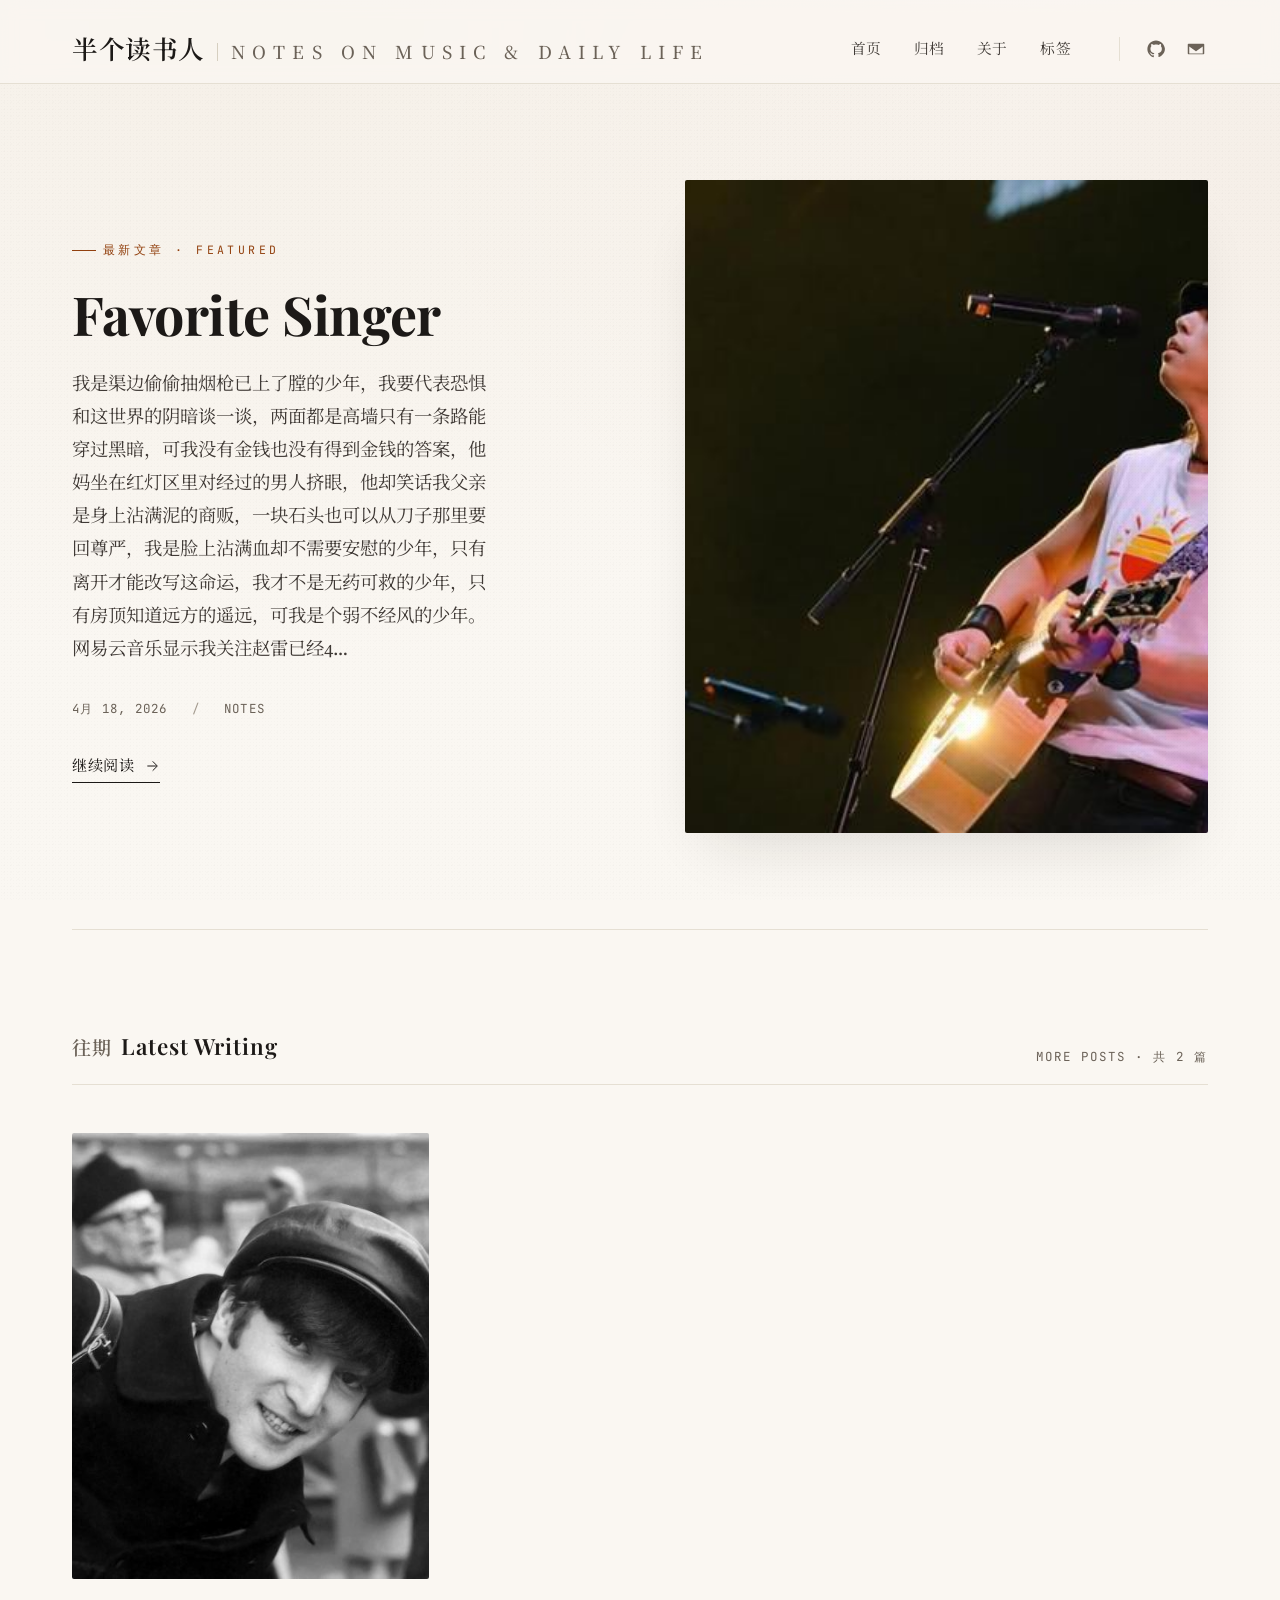
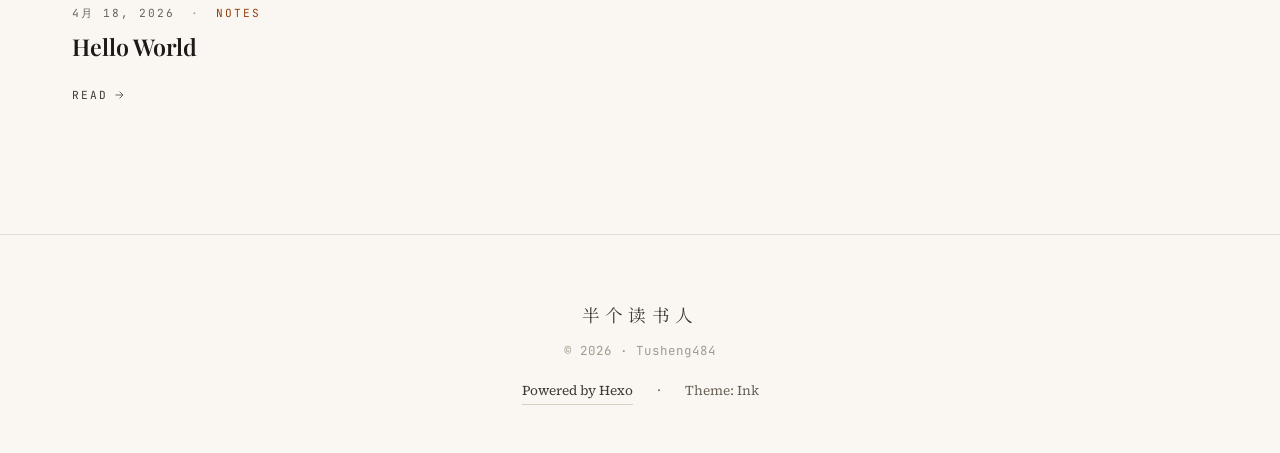
<file: index.html>
<!DOCTYPE HTML>
<html lang="zh-CN">
<head>
  <meta charset="utf-8" />
  <meta name="viewport" content="width=device-width, initial-scale=1, user-scalable=no" />
  
  
    <link rel="preconnect" href="https://fonts.googleapis.com">
<link rel="preconnect" href="https://fonts.gstatic.com" crossorigin>
<link rel="stylesheet" href="https://fonts.googleapis.com/css2?family=Playfair+Display:ital,wght@0,400;0,500;0,600;0,700;0,800;1,400;1,600&family=Source+Serif+4:ital,opsz,wght@0,8..60,300;0,8..60,400;0,8..60,500;0,8..60,600;1,8..60,400&family=JetBrains+Mono:wght@400;500&family=Noto+Serif+SC:wght@300;400;500;600;700&family=Noto+Sans+SC:wght@300;400;500;700&display=swap">
<title>半个读书人</title>
<meta charset="utf-8" />
<meta name="viewport" content="width=device-width, initial-scale=1, user-scalable=no" />
<link rel="stylesheet" href="/css/magazine.css" />

<meta name="keywords" content="music journal essays literature diary" />
<meta name="description" content="一个关于音乐、阅读与日常的小角落。" />



    
<script src="/js/ink.js" defer></script>


  
<meta name="generator" content="Hexo 8.1.1"></head>
<body>
  
    
    <header class="ink-topbar">
  <div class="ink-topbar-inner">
    <a class="ink-brand" href="/" aria-label="半个读书人">
      <span>半个读书人</span>
      <span class="ink-brand-mark">Notes on Music & Daily Life</span>
    </a>
    <nav class="ink-nav" aria-label="primary">
      <a href="/" >首页</a>
      
        <a href="/archives/" >归档</a>
      
      
      
        <a href="/about/">关于</a>
      
        <a href="/tag/">标签</a>
      
      
        <span class="ink-nav-icons">
          
            <a href="https://github.com/Tusheng484" target="_blank" rel="noopener" title="github" aria-label="github"><svg viewBox="0 0 24 24" aria-hidden="true"><path d="M12 .5C5.7.5.5 5.7.5 12c0 5.1 3.3 9.4 7.8 10.9.6.1.8-.2.8-.5v-2c-3.2.7-3.9-1.4-3.9-1.4-.5-1.3-1.3-1.7-1.3-1.7-1-.7.1-.7.1-.7 1.2.1 1.8 1.2 1.8 1.2 1 1.8 2.7 1.3 3.4 1 .1-.8.4-1.3.7-1.6-2.6-.3-5.3-1.3-5.3-5.7 0-1.3.5-2.3 1.2-3.1-.1-.3-.5-1.5.1-3.1 0 0 1-.3 3.3 1.2.9-.3 2-.4 3-.4s2.1.1 3 .4c2.3-1.5 3.3-1.2 3.3-1.2.6 1.6.2 2.8.1 3.1.7.8 1.2 1.8 1.2 3.1 0 4.4-2.7 5.4-5.3 5.7.4.3.8 1 .8 2v3c0 .3.2.7.8.5 4.5-1.5 7.8-5.8 7.8-10.9C23.5 5.7 18.3.5 12 .5z"/></svg></a>
          
            <a href="mailto:Tusheng484@gmail.com" target="_blank" rel="noopener" title="email" aria-label="email"><svg viewBox="0 0 24 24" aria-hidden="true"><path d="M2 5h20a1 1 0 011 1v12a1 1 0 01-1 1H2a1 1 0 01-1-1V6a1 1 0 011-1zm10 8.4L3.4 7h17.2L12 13.4zM3 8.6V18h18V8.6l-8.4 6.1a1 1 0 01-1.2 0L3 8.6z"/></svg></a>
          
        </span>
      
    </nav>
  </div>
</header>

    <main>
  
  
  <section class="ink-container">
    <div class="ink-hero">
      <div class="ink-hero-text">
        <div class="ink-hero-eyebrow ink-reveal" data-delay="1">
          <span>最新文章 · Featured</span>
        </div>
        <h1 class="ink-hero-title ink-reveal" data-delay="2">
          <a href="/2026/04/18/favorite-singer/">Favorite Singer</a>
        </h1>
        
          <p class="ink-hero-excerpt ink-reveal" data-delay="3">我是渠边偷偷抽烟枪已上了膛的少年，我要代表恐惧和这世界的阴暗谈一谈，两面都是高墙只有一条路能穿过黑暗，可我没有金钱也没有得到金钱的答案，他妈坐在红灯区里对经过的男人挤眼，他却笑话我父亲是身上沾满泥的商贩，一块石头也可以从刀子那里要回尊严，我是脸上沾满血却不需要安慰的少年，只有离开才能改写这命运，我才不是无药可救的少年，只有房顶知道远方的遥远，可我是个弱不经风的少年。
网易云音乐显示我关注赵雷已经4…</p>
        
        <div class="ink-hero-meta ink-reveal" data-delay="4">
          <span>4月 18, 2026</span>
          <span class="ink-hero-meta-sep">/</span>
          
            <span>Notes</span>
          
        </div>
        <a class="ink-hero-cta ink-reveal" data-delay="5" href="/2026/04/18/favorite-singer/">
          <span>继续阅读</span>
          <svg viewBox="0 0 24 24" fill="none" stroke="currentColor" stroke-width="1.5"><path d="M5 12h14M13 5l7 7-7 7"/></svg>
        </a>
      </div>
      <a class="ink-hero-image ink-reveal" data-delay="3" href="/2026/04/18/favorite-singer/" aria-label="Favorite Singer">
        <img src="/images/zhaolei.jpg" alt="Favorite Singer" loading="eager">
      </a>
    </div>
  </section>



  <section class="ink-container">
    
      <header class="ink-section-head">
        <h2 class="ink-section-title">
          <span class="ink-section-cn">往期</span>Latest Writing
        </h2>
        <span class="ink-section-sub">More Posts · 共 2 篇</span>
      </header>
      <div class="ink-grid">
        
        
          
          
          
          <a class="ink-card ink-reveal" data-delay="2" href="/2026/04/18/hello-world/">
            <div class="ink-card-thumb">
              <img src="/images/first-post.jpg" alt="Hello World" loading="lazy">
            </div>
            <div class="ink-card-meta">
              <span>4月 18, 2026</span>
              
                <span class="ink-card-meta-sep">·</span>
                <span class="ink-card-cat">Notes</span>
              
            </div>
            <h3 class="ink-card-title">Hello World</h3>
            
            <span class="ink-card-arrow">
              <span>Read</span>
              <svg viewBox="0 0 24 24" fill="none" stroke="currentColor" stroke-width="1.5"><path d="M5 12h14M13 5l7 7-7 7"/></svg>
            </span>
          </a>
        
      </div>
    

    
  </section>

</main>
    <footer class="ink-footer">
  <div class="ink-footer-mark">半个读书人</div>
  <div class="ink-footer-line">
    <span>© 2026 · Tusheng484</span>
    
  </div>
  <div class="ink-footer-meta">
    <a href="https://hexo.io/" target="_blank" rel="noopener">Powered by Hexo</a>
    <span>·</span>
    <span>Theme: Ink</span>
    
  </div>
</footer>

  
</body>
</html>
</file>
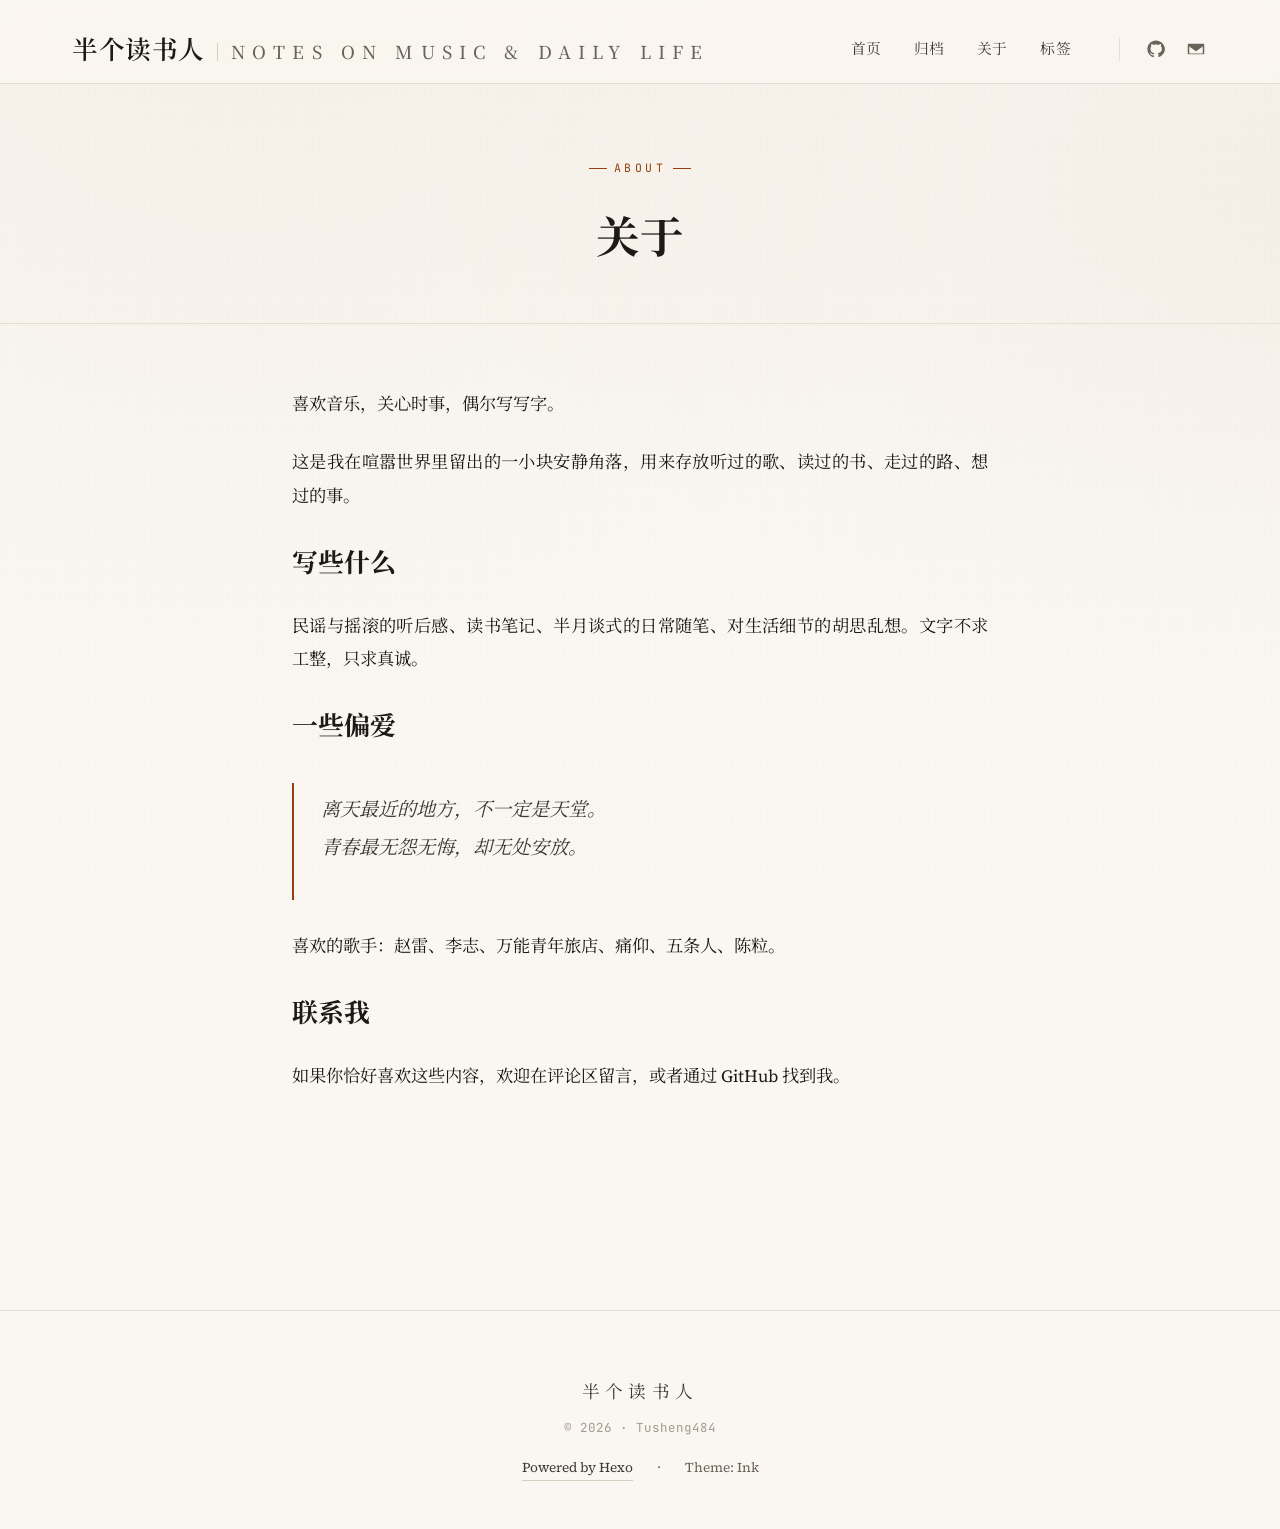
<file: about/index.html>
<!DOCTYPE HTML>
<html lang="zh-CN">
<head>
  <meta charset="utf-8" />
  <meta name="viewport" content="width=device-width, initial-scale=1, user-scalable=no" />
  
  
    <link rel="preconnect" href="https://fonts.googleapis.com">
<link rel="preconnect" href="https://fonts.gstatic.com" crossorigin>
<link rel="stylesheet" href="https://fonts.googleapis.com/css2?family=Playfair+Display:ital,wght@0,400;0,500;0,600;0,700;0,800;1,400;1,600&family=Source+Serif+4:ital,opsz,wght@0,8..60,300;0,8..60,400;0,8..60,500;0,8..60,600;1,8..60,400&family=JetBrains+Mono:wght@400;500&family=Noto+Serif+SC:wght@300;400;500;600;700&family=Noto+Sans+SC:wght@300;400;500;700&display=swap">
<title>关于 · 半个读书人</title>
<meta charset="utf-8" />
<meta name="viewport" content="width=device-width, initial-scale=1, user-scalable=no" />
<link rel="stylesheet" href="/css/magazine.css" />

<meta name="keywords" content="music journal essays literature diary" />
<meta name="description" content="一个关于音乐、阅读与日常的小角落。" />



    
<script src="/js/ink.js" defer></script>


  
<meta name="generator" content="Hexo 8.1.1"></head>
<body>
  
    
    <header class="ink-topbar">
  <div class="ink-topbar-inner">
    <a class="ink-brand" href="/" aria-label="半个读书人">
      <span>半个读书人</span>
      <span class="ink-brand-mark">Notes on Music & Daily Life</span>
    </a>
    <nav class="ink-nav" aria-label="primary">
      <a href="/" >首页</a>
      
        <a href="/archives/" >归档</a>
      
      
      
        <a href="/about/">关于</a>
      
        <a href="/tag/">标签</a>
      
      
        <span class="ink-nav-icons">
          
            <a href="https://github.com/Tusheng484" target="_blank" rel="noopener" title="github" aria-label="github"><svg viewBox="0 0 24 24" aria-hidden="true"><path d="M12 .5C5.7.5.5 5.7.5 12c0 5.1 3.3 9.4 7.8 10.9.6.1.8-.2.8-.5v-2c-3.2.7-3.9-1.4-3.9-1.4-.5-1.3-1.3-1.7-1.3-1.7-1-.7.1-.7.1-.7 1.2.1 1.8 1.2 1.8 1.2 1 1.8 2.7 1.3 3.4 1 .1-.8.4-1.3.7-1.6-2.6-.3-5.3-1.3-5.3-5.7 0-1.3.5-2.3 1.2-3.1-.1-.3-.5-1.5.1-3.1 0 0 1-.3 3.3 1.2.9-.3 2-.4 3-.4s2.1.1 3 .4c2.3-1.5 3.3-1.2 3.3-1.2.6 1.6.2 2.8.1 3.1.7.8 1.2 1.8 1.2 3.1 0 4.4-2.7 5.4-5.3 5.7.4.3.8 1 .8 2v3c0 .3.2.7.8.5 4.5-1.5 7.8-5.8 7.8-10.9C23.5 5.7 18.3.5 12 .5z"/></svg></a>
          
            <a href="mailto:Tusheng484@gmail.com" target="_blank" rel="noopener" title="email" aria-label="email"><svg viewBox="0 0 24 24" aria-hidden="true"><path d="M2 5h20a1 1 0 011 1v12a1 1 0 01-1 1H2a1 1 0 01-1-1V6a1 1 0 011-1zm10 8.4L3.4 7h17.2L12 13.4zM3 8.6V18h18V8.6l-8.4 6.1a1 1 0 01-1.2 0L3 8.6z"/></svg></a>
          
        </span>
      
    </nav>
  </div>
</header>

    <main><section class="ink-page-header ink-reveal">
  <div class="ink-page-eyebrow"><span>About</span></div>
  <h1 class="ink-page-title">关于</h1>
  
</section>
<div class="ink-about ink-reveal" data-delay="1">
  <p>喜欢音乐，关心时事，偶尔写写字。</p>
<p>这是我在喧嚣世界里留出的一小块安静角落，用来存放听过的歌、读过的书、走过的路、想过的事。</p>
<h2 id="写些什么"><a href="#写些什么" class="headerlink" title="写些什么"></a>写些什么</h2><p>民谣与摇滚的听后感、读书笔记、半月谈式的日常随笔、对生活细节的胡思乱想。文字不求工整，只求真诚。</p>
<h2 id="一些偏爱"><a href="#一些偏爱" class="headerlink" title="一些偏爱"></a>一些偏爱</h2><blockquote>
<p>离天最近的地方，不一定是天堂。<br>青春最无怨无悔，却无处安放。</p>
</blockquote>
<p>喜欢的歌手：赵雷、李志、万能青年旅店、痛仰、五条人、陈粒。</p>
<h2 id="联系我"><a href="#联系我" class="headerlink" title="联系我"></a>联系我</h2><p>如果你恰好喜欢这些内容，欢迎在评论区留言，或者通过 <a target="_blank" rel="noopener" href="https://github.com/Tusheng484">GitHub</a> 找到我。</p>

</div>
</main>
    <footer class="ink-footer">
  <div class="ink-footer-mark">半个读书人</div>
  <div class="ink-footer-line">
    <span>© 2026 · Tusheng484</span>
    
  </div>
  <div class="ink-footer-meta">
    <a href="https://hexo.io/" target="_blank" rel="noopener">Powered by Hexo</a>
    <span>·</span>
    <span>Theme: Ink</span>
    
  </div>
</footer>

  
</body>
</html>
</file>
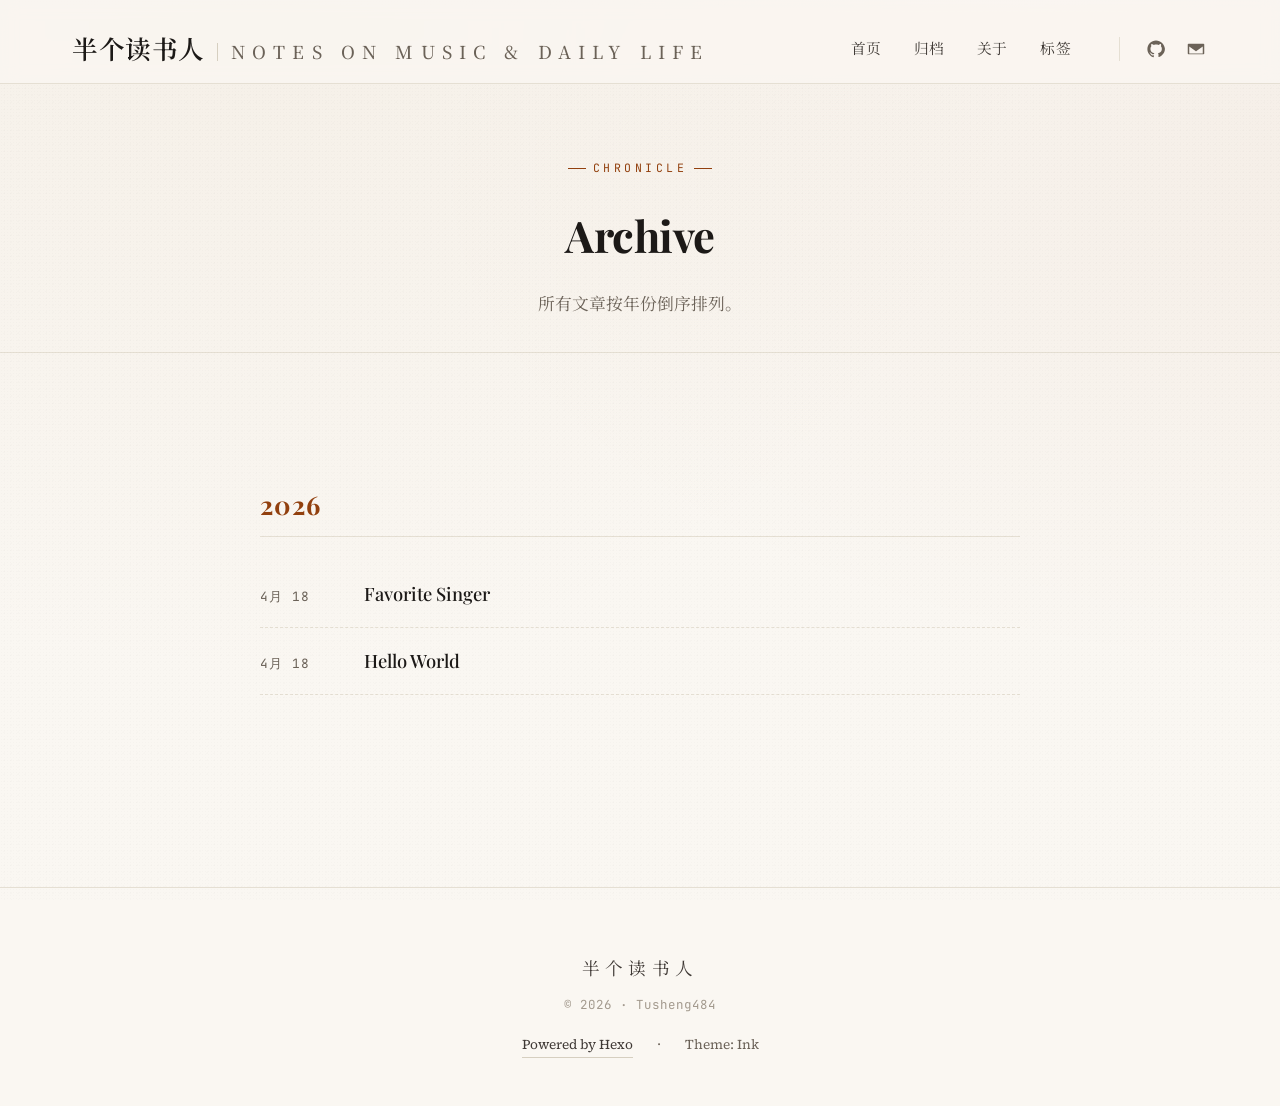
<file: archives/index.html>
<!DOCTYPE HTML>
<html lang="zh-CN">
<head>
  <meta charset="utf-8" />
  <meta name="viewport" content="width=device-width, initial-scale=1, user-scalable=no" />
  
  
    <link rel="preconnect" href="https://fonts.googleapis.com">
<link rel="preconnect" href="https://fonts.gstatic.com" crossorigin>
<link rel="stylesheet" href="https://fonts.googleapis.com/css2?family=Playfair+Display:ital,wght@0,400;0,500;0,600;0,700;0,800;1,400;1,600&family=Source+Serif+4:ital,opsz,wght@0,8..60,300;0,8..60,400;0,8..60,500;0,8..60,600;1,8..60,400&family=JetBrains+Mono:wght@400;500&family=Noto+Serif+SC:wght@300;400;500;600;700&family=Noto+Sans+SC:wght@300;400;500;700&display=swap">
<title>半个读书人</title>
<meta charset="utf-8" />
<meta name="viewport" content="width=device-width, initial-scale=1, user-scalable=no" />
<link rel="stylesheet" href="/css/magazine.css" />

<meta name="keywords" content="music journal essays literature diary" />
<meta name="description" content="一个关于音乐、阅读与日常的小角落。" />



    
<script src="/js/ink.js" defer></script>


  
<meta name="generator" content="Hexo 8.1.1"></head>
<body>
  
    
    <header class="ink-topbar">
  <div class="ink-topbar-inner">
    <a class="ink-brand" href="/" aria-label="半个读书人">
      <span>半个读书人</span>
      <span class="ink-brand-mark">Notes on Music & Daily Life</span>
    </a>
    <nav class="ink-nav" aria-label="primary">
      <a href="/" >首页</a>
      
        <a href="/archives/" >归档</a>
      
      
      
        <a href="/about/">关于</a>
      
        <a href="/tag/">标签</a>
      
      
        <span class="ink-nav-icons">
          
            <a href="https://github.com/Tusheng484" target="_blank" rel="noopener" title="github" aria-label="github"><svg viewBox="0 0 24 24" aria-hidden="true"><path d="M12 .5C5.7.5.5 5.7.5 12c0 5.1 3.3 9.4 7.8 10.9.6.1.8-.2.8-.5v-2c-3.2.7-3.9-1.4-3.9-1.4-.5-1.3-1.3-1.7-1.3-1.7-1-.7.1-.7.1-.7 1.2.1 1.8 1.2 1.8 1.2 1 1.8 2.7 1.3 3.4 1 .1-.8.4-1.3.7-1.6-2.6-.3-5.3-1.3-5.3-5.7 0-1.3.5-2.3 1.2-3.1-.1-.3-.5-1.5.1-3.1 0 0 1-.3 3.3 1.2.9-.3 2-.4 3-.4s2.1.1 3 .4c2.3-1.5 3.3-1.2 3.3-1.2.6 1.6.2 2.8.1 3.1.7.8 1.2 1.8 1.2 3.1 0 4.4-2.7 5.4-5.3 5.7.4.3.8 1 .8 2v3c0 .3.2.7.8.5 4.5-1.5 7.8-5.8 7.8-10.9C23.5 5.7 18.3.5 12 .5z"/></svg></a>
          
            <a href="mailto:Tusheng484@gmail.com" target="_blank" rel="noopener" title="email" aria-label="email"><svg viewBox="0 0 24 24" aria-hidden="true"><path d="M2 5h20a1 1 0 011 1v12a1 1 0 01-1 1H2a1 1 0 01-1-1V6a1 1 0 011-1zm10 8.4L3.4 7h17.2L12 13.4zM3 8.6V18h18V8.6l-8.4 6.1a1 1 0 01-1.2 0L3 8.6z"/></svg></a>
          
        </span>
      
    </nav>
  </div>
</header>

    <main>
  
  
    <section class="ink-page-header ink-reveal">
      <div class="ink-page-eyebrow"><span>Chronicle</span></div>
      <h1 class="ink-page-title">Archive</h1>
      <p class="ink-page-deck">所有文章按年份倒序排列。</p>
    </section>
  
  <div class="ink-archive">
    
      <h2 class="ink-archive-year ink-reveal">2026</h2>
      <ul class="ink-archive-list">
        
          
            <li class="ink-archive-item ink-reveal">
              <span class="ink-archive-date">4月 18</span>
              <a class="ink-archive-link" href="/2026/04/18/favorite-singer/">Favorite Singer</a>
            </li>
          
        
          
            <li class="ink-archive-item ink-reveal">
              <span class="ink-archive-date">4月 18</span>
              <a class="ink-archive-link" href="/2026/04/18/hello-world/">Hello World</a>
            </li>
          
        
      </ul>
    
  </div>


</main>
    <footer class="ink-footer">
  <div class="ink-footer-mark">半个读书人</div>
  <div class="ink-footer-line">
    <span>© 2026 · Tusheng484</span>
    
  </div>
  <div class="ink-footer-meta">
    <a href="https://hexo.io/" target="_blank" rel="noopener">Powered by Hexo</a>
    <span>·</span>
    <span>Theme: Ink</span>
    
  </div>
</footer>

  
</body>
</html>
</file>
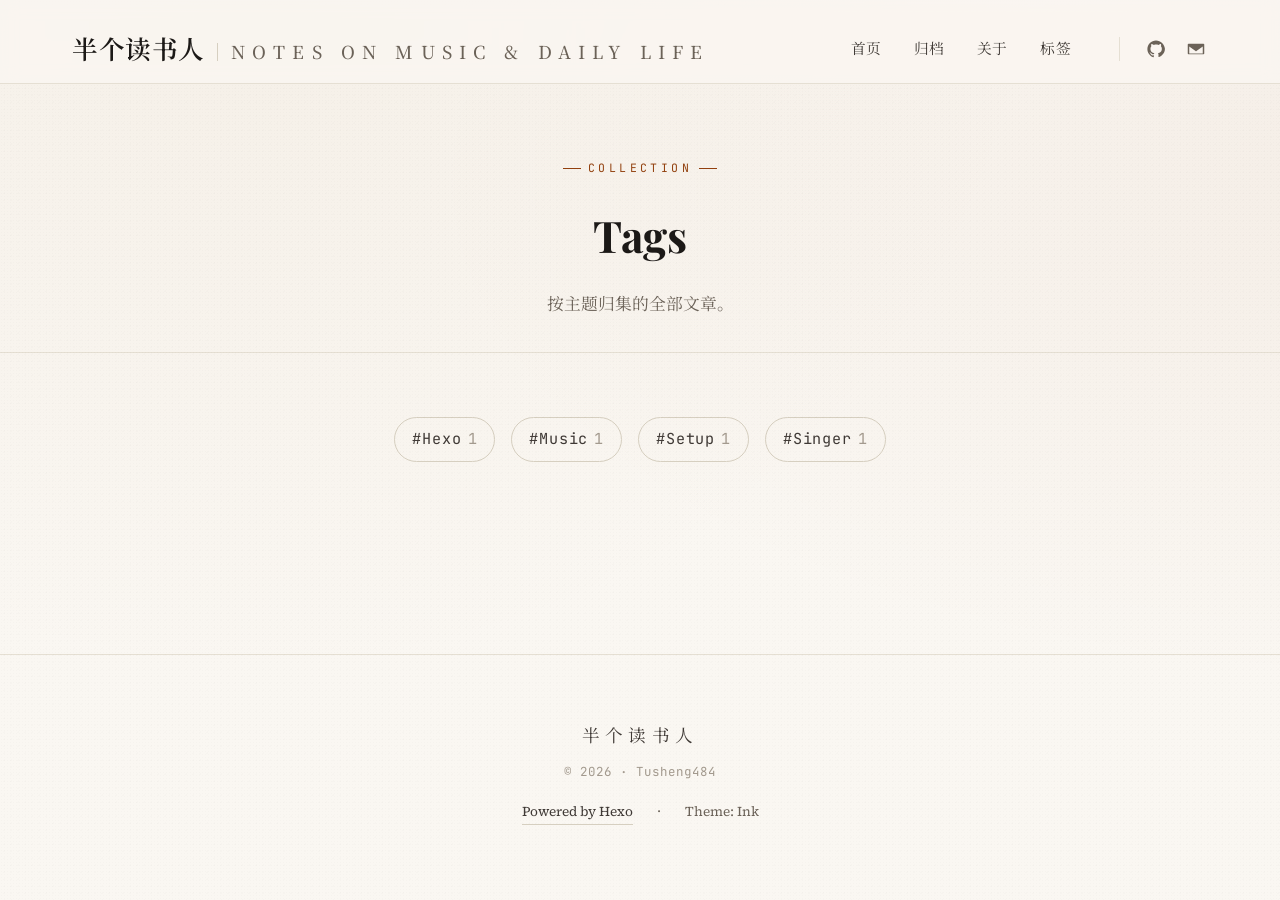
<file: tag/index.html>
<!DOCTYPE HTML>
<html lang="zh-CN">
<head>
  <meta charset="utf-8" />
  <meta name="viewport" content="width=device-width, initial-scale=1, user-scalable=no" />
  
  
    <link rel="preconnect" href="https://fonts.googleapis.com">
<link rel="preconnect" href="https://fonts.gstatic.com" crossorigin>
<link rel="stylesheet" href="https://fonts.googleapis.com/css2?family=Playfair+Display:ital,wght@0,400;0,500;0,600;0,700;0,800;1,400;1,600&family=Source+Serif+4:ital,opsz,wght@0,8..60,300;0,8..60,400;0,8..60,500;0,8..60,600;1,8..60,400&family=JetBrains+Mono:wght@400;500&family=Noto+Serif+SC:wght@300;400;500;600;700&family=Noto+Sans+SC:wght@300;400;500;700&display=swap">
<title>Tags · 半个读书人</title>
<meta charset="utf-8" />
<meta name="viewport" content="width=device-width, initial-scale=1, user-scalable=no" />
<link rel="stylesheet" href="/css/magazine.css" />

<meta name="keywords" content="music journal essays literature diary" />
<meta name="description" content="一个关于音乐、阅读与日常的小角落。" />



    
<script src="/js/ink.js" defer></script>


  
<meta name="generator" content="Hexo 8.1.1"></head>
<body>
  
    
    <header class="ink-topbar">
  <div class="ink-topbar-inner">
    <a class="ink-brand" href="/" aria-label="半个读书人">
      <span>半个读书人</span>
      <span class="ink-brand-mark">Notes on Music & Daily Life</span>
    </a>
    <nav class="ink-nav" aria-label="primary">
      <a href="/" >首页</a>
      
        <a href="/archives/" >归档</a>
      
      
      
        <a href="/about/">关于</a>
      
        <a href="/tag/">标签</a>
      
      
        <span class="ink-nav-icons">
          
            <a href="https://github.com/Tusheng484" target="_blank" rel="noopener" title="github" aria-label="github"><svg viewBox="0 0 24 24" aria-hidden="true"><path d="M12 .5C5.7.5.5 5.7.5 12c0 5.1 3.3 9.4 7.8 10.9.6.1.8-.2.8-.5v-2c-3.2.7-3.9-1.4-3.9-1.4-.5-1.3-1.3-1.7-1.3-1.7-1-.7.1-.7.1-.7 1.2.1 1.8 1.2 1.8 1.2 1 1.8 2.7 1.3 3.4 1 .1-.8.4-1.3.7-1.6-2.6-.3-5.3-1.3-5.3-5.7 0-1.3.5-2.3 1.2-3.1-.1-.3-.5-1.5.1-3.1 0 0 1-.3 3.3 1.2.9-.3 2-.4 3-.4s2.1.1 3 .4c2.3-1.5 3.3-1.2 3.3-1.2.6 1.6.2 2.8.1 3.1.7.8 1.2 1.8 1.2 3.1 0 4.4-2.7 5.4-5.3 5.7.4.3.8 1 .8 2v3c0 .3.2.7.8.5 4.5-1.5 7.8-5.8 7.8-10.9C23.5 5.7 18.3.5 12 .5z"/></svg></a>
          
            <a href="mailto:Tusheng484@gmail.com" target="_blank" rel="noopener" title="email" aria-label="email"><svg viewBox="0 0 24 24" aria-hidden="true"><path d="M2 5h20a1 1 0 011 1v12a1 1 0 01-1 1H2a1 1 0 01-1-1V6a1 1 0 011-1zm10 8.4L3.4 7h17.2L12 13.4zM3 8.6V18h18V8.6l-8.4 6.1a1 1 0 01-1.2 0L3 8.6z"/></svg></a>
          
        </span>
      
    </nav>
  </div>
</header>

    <main>
  <section class="ink-page-header ink-reveal">
  <div class="ink-page-eyebrow"><span>Collection</span></div>
  <h1 class="ink-page-title">Tags</h1>
  <p class="ink-page-deck">按主题归集的全部文章。</p>
</section>
<div class="ink-tagcloud ink-container">
  
    <ul class="ink-tag-list">
      
        <li><a class="ink-tag" href="/tags/Hexo/">#Hexo<span class="ink-tag-count">1</span></a></li>
      
        <li><a class="ink-tag" href="/tags/Music/">#Music<span class="ink-tag-count">1</span></a></li>
      
        <li><a class="ink-tag" href="/tags/Setup/">#Setup<span class="ink-tag-count">1</span></a></li>
      
        <li><a class="ink-tag" href="/tags/Singer/">#Singer<span class="ink-tag-count">1</span></a></li>
      
    </ul>
  
</div>



</main>
    <footer class="ink-footer">
  <div class="ink-footer-mark">半个读书人</div>
  <div class="ink-footer-line">
    <span>© 2026 · Tusheng484</span>
    
  </div>
  <div class="ink-footer-meta">
    <a href="https://hexo.io/" target="_blank" rel="noopener">Powered by Hexo</a>
    <span>·</span>
    <span>Theme: Ink</span>
    
  </div>
</footer>

  
</body>
</html>
</file>
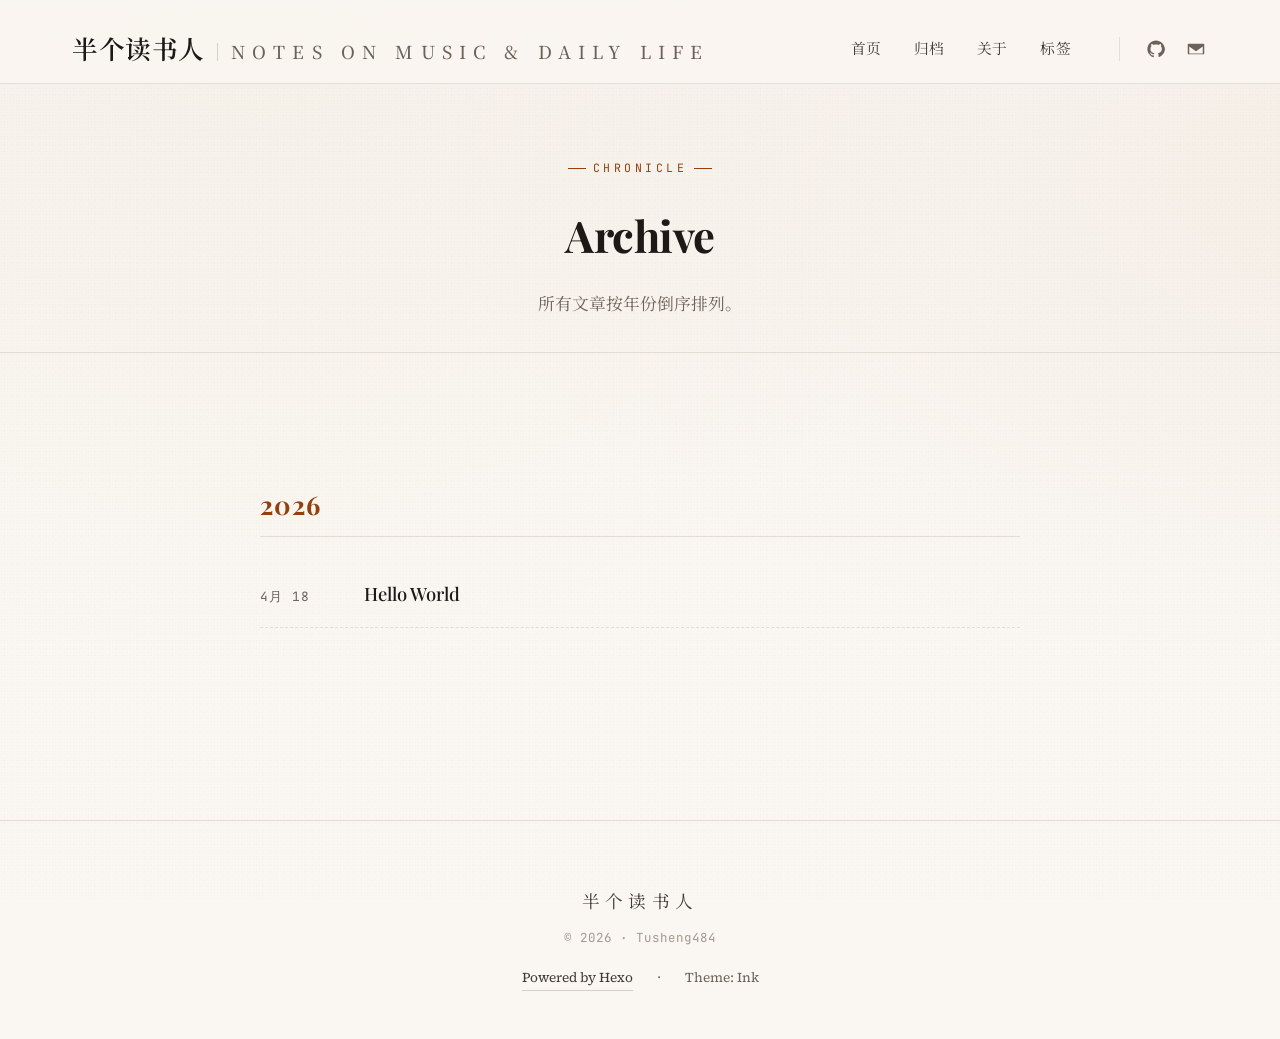
<file: tags/Hexo/index.html>
<!DOCTYPE HTML>
<html lang="zh-CN">
<head>
  <meta charset="utf-8" />
  <meta name="viewport" content="width=device-width, initial-scale=1, user-scalable=no" />
  
  
    <link rel="preconnect" href="https://fonts.googleapis.com">
<link rel="preconnect" href="https://fonts.gstatic.com" crossorigin>
<link rel="stylesheet" href="https://fonts.googleapis.com/css2?family=Playfair+Display:ital,wght@0,400;0,500;0,600;0,700;0,800;1,400;1,600&family=Source+Serif+4:ital,opsz,wght@0,8..60,300;0,8..60,400;0,8..60,500;0,8..60,600;1,8..60,400&family=JetBrains+Mono:wght@400;500&family=Noto+Serif+SC:wght@300;400;500;600;700&family=Noto+Sans+SC:wght@300;400;500;700&display=swap">
<title>半个读书人</title>
<meta charset="utf-8" />
<meta name="viewport" content="width=device-width, initial-scale=1, user-scalable=no" />
<link rel="stylesheet" href="/css/magazine.css" />

<meta name="keywords" content="music journal essays literature diary" />
<meta name="description" content="一个关于音乐、阅读与日常的小角落。" />



    
<script src="/js/ink.js" defer></script>


  
<meta name="generator" content="Hexo 8.1.1"></head>
<body>
  
    
    <header class="ink-topbar">
  <div class="ink-topbar-inner">
    <a class="ink-brand" href="/" aria-label="半个读书人">
      <span>半个读书人</span>
      <span class="ink-brand-mark">Notes on Music & Daily Life</span>
    </a>
    <nav class="ink-nav" aria-label="primary">
      <a href="/" >首页</a>
      
        <a href="/archives/" >归档</a>
      
      
      
        <a href="/about/">关于</a>
      
        <a href="/tag/">标签</a>
      
      
        <span class="ink-nav-icons">
          
            <a href="https://github.com/Tusheng484" target="_blank" rel="noopener" title="github" aria-label="github"><svg viewBox="0 0 24 24" aria-hidden="true"><path d="M12 .5C5.7.5.5 5.7.5 12c0 5.1 3.3 9.4 7.8 10.9.6.1.8-.2.8-.5v-2c-3.2.7-3.9-1.4-3.9-1.4-.5-1.3-1.3-1.7-1.3-1.7-1-.7.1-.7.1-.7 1.2.1 1.8 1.2 1.8 1.2 1 1.8 2.7 1.3 3.4 1 .1-.8.4-1.3.7-1.6-2.6-.3-5.3-1.3-5.3-5.7 0-1.3.5-2.3 1.2-3.1-.1-.3-.5-1.5.1-3.1 0 0 1-.3 3.3 1.2.9-.3 2-.4 3-.4s2.1.1 3 .4c2.3-1.5 3.3-1.2 3.3-1.2.6 1.6.2 2.8.1 3.1.7.8 1.2 1.8 1.2 3.1 0 4.4-2.7 5.4-5.3 5.7.4.3.8 1 .8 2v3c0 .3.2.7.8.5 4.5-1.5 7.8-5.8 7.8-10.9C23.5 5.7 18.3.5 12 .5z"/></svg></a>
          
            <a href="mailto:Tusheng484@gmail.com" target="_blank" rel="noopener" title="email" aria-label="email"><svg viewBox="0 0 24 24" aria-hidden="true"><path d="M2 5h20a1 1 0 011 1v12a1 1 0 01-1 1H2a1 1 0 01-1-1V6a1 1 0 011-1zm10 8.4L3.4 7h17.2L12 13.4zM3 8.6V18h18V8.6l-8.4 6.1a1 1 0 01-1.2 0L3 8.6z"/></svg></a>
          
        </span>
      
    </nav>
  </div>
</header>

    <main>
  
  
    <section class="ink-page-header ink-reveal">
      <div class="ink-page-eyebrow"><span>Chronicle</span></div>
      <h1 class="ink-page-title">Archive</h1>
      <p class="ink-page-deck">所有文章按年份倒序排列。</p>
    </section>
  
  <div class="ink-archive">
    
      <h2 class="ink-archive-year ink-reveal">2026</h2>
      <ul class="ink-archive-list">
        
          
            <li class="ink-archive-item ink-reveal">
              <span class="ink-archive-date">4月 18</span>
              <a class="ink-archive-link" href="/2026/04/18/hello-world/">Hello World</a>
            </li>
          
        
      </ul>
    
  </div>


</main>
    <footer class="ink-footer">
  <div class="ink-footer-mark">半个读书人</div>
  <div class="ink-footer-line">
    <span>© 2026 · Tusheng484</span>
    
  </div>
  <div class="ink-footer-meta">
    <a href="https://hexo.io/" target="_blank" rel="noopener">Powered by Hexo</a>
    <span>·</span>
    <span>Theme: Ink</span>
    
  </div>
</footer>

  
</body>
</html>
</file>
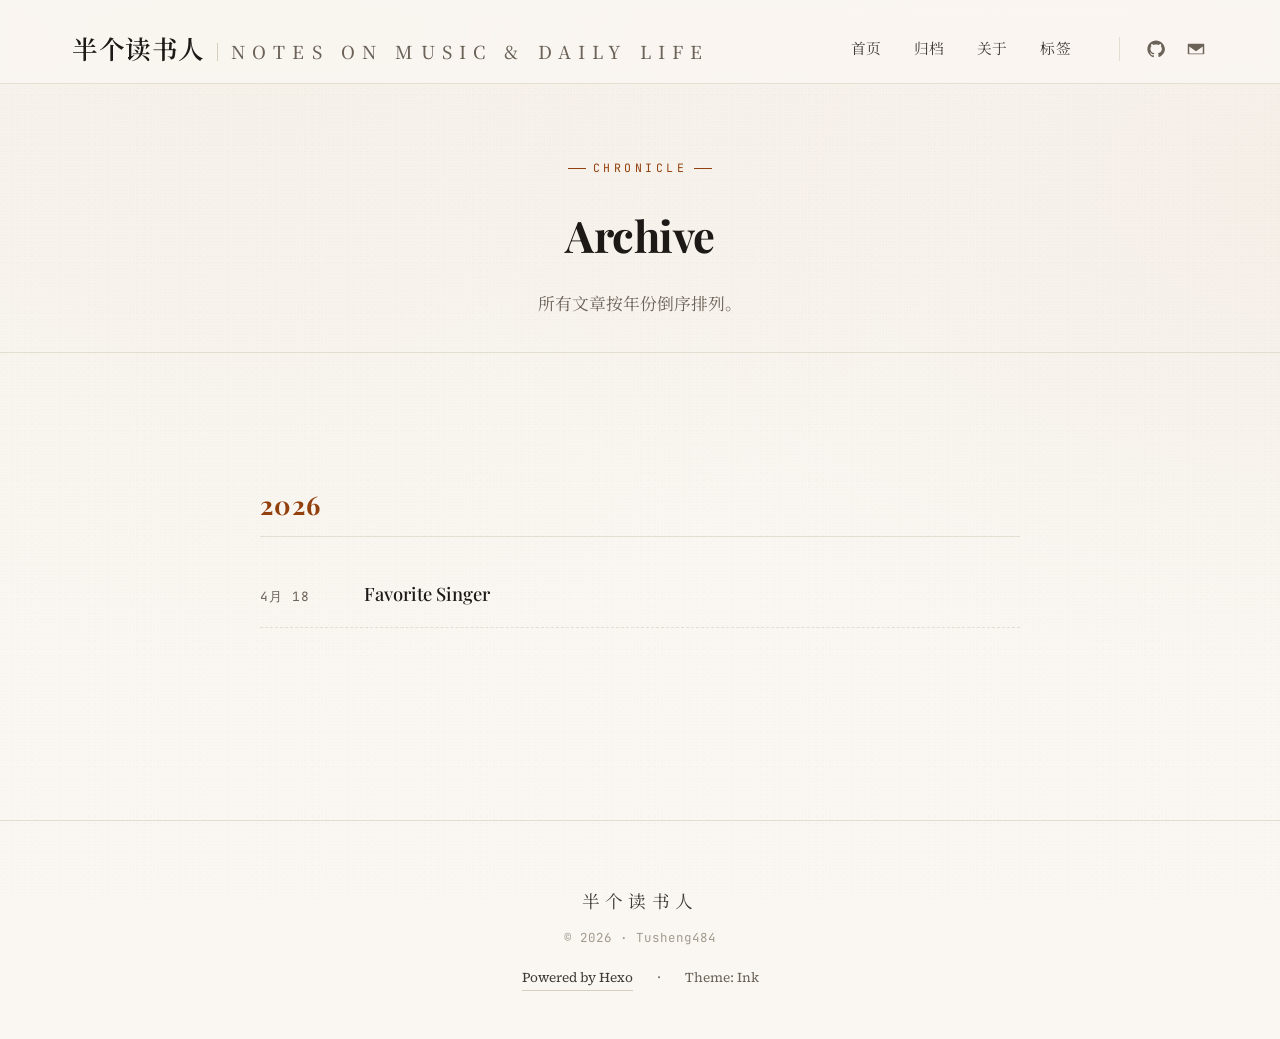
<file: tags/Music/index.html>
<!DOCTYPE HTML>
<html lang="zh-CN">
<head>
  <meta charset="utf-8" />
  <meta name="viewport" content="width=device-width, initial-scale=1, user-scalable=no" />
  
  
    <link rel="preconnect" href="https://fonts.googleapis.com">
<link rel="preconnect" href="https://fonts.gstatic.com" crossorigin>
<link rel="stylesheet" href="https://fonts.googleapis.com/css2?family=Playfair+Display:ital,wght@0,400;0,500;0,600;0,700;0,800;1,400;1,600&family=Source+Serif+4:ital,opsz,wght@0,8..60,300;0,8..60,400;0,8..60,500;0,8..60,600;1,8..60,400&family=JetBrains+Mono:wght@400;500&family=Noto+Serif+SC:wght@300;400;500;600;700&family=Noto+Sans+SC:wght@300;400;500;700&display=swap">
<title>半个读书人</title>
<meta charset="utf-8" />
<meta name="viewport" content="width=device-width, initial-scale=1, user-scalable=no" />
<link rel="stylesheet" href="/css/magazine.css" />

<meta name="keywords" content="music journal essays literature diary" />
<meta name="description" content="一个关于音乐、阅读与日常的小角落。" />



    
<script src="/js/ink.js" defer></script>


  
<meta name="generator" content="Hexo 8.1.1"></head>
<body>
  
    
    <header class="ink-topbar">
  <div class="ink-topbar-inner">
    <a class="ink-brand" href="/" aria-label="半个读书人">
      <span>半个读书人</span>
      <span class="ink-brand-mark">Notes on Music & Daily Life</span>
    </a>
    <nav class="ink-nav" aria-label="primary">
      <a href="/" >首页</a>
      
        <a href="/archives/" >归档</a>
      
      
      
        <a href="/about/">关于</a>
      
        <a href="/tag/">标签</a>
      
      
        <span class="ink-nav-icons">
          
            <a href="https://github.com/Tusheng484" target="_blank" rel="noopener" title="github" aria-label="github"><svg viewBox="0 0 24 24" aria-hidden="true"><path d="M12 .5C5.7.5.5 5.7.5 12c0 5.1 3.3 9.4 7.8 10.9.6.1.8-.2.8-.5v-2c-3.2.7-3.9-1.4-3.9-1.4-.5-1.3-1.3-1.7-1.3-1.7-1-.7.1-.7.1-.7 1.2.1 1.8 1.2 1.8 1.2 1 1.8 2.7 1.3 3.4 1 .1-.8.4-1.3.7-1.6-2.6-.3-5.3-1.3-5.3-5.7 0-1.3.5-2.3 1.2-3.1-.1-.3-.5-1.5.1-3.1 0 0 1-.3 3.3 1.2.9-.3 2-.4 3-.4s2.1.1 3 .4c2.3-1.5 3.3-1.2 3.3-1.2.6 1.6.2 2.8.1 3.1.7.8 1.2 1.8 1.2 3.1 0 4.4-2.7 5.4-5.3 5.7.4.3.8 1 .8 2v3c0 .3.2.7.8.5 4.5-1.5 7.8-5.8 7.8-10.9C23.5 5.7 18.3.5 12 .5z"/></svg></a>
          
            <a href="mailto:Tusheng484@gmail.com" target="_blank" rel="noopener" title="email" aria-label="email"><svg viewBox="0 0 24 24" aria-hidden="true"><path d="M2 5h20a1 1 0 011 1v12a1 1 0 01-1 1H2a1 1 0 01-1-1V6a1 1 0 011-1zm10 8.4L3.4 7h17.2L12 13.4zM3 8.6V18h18V8.6l-8.4 6.1a1 1 0 01-1.2 0L3 8.6z"/></svg></a>
          
        </span>
      
    </nav>
  </div>
</header>

    <main>
  
  
    <section class="ink-page-header ink-reveal">
      <div class="ink-page-eyebrow"><span>Chronicle</span></div>
      <h1 class="ink-page-title">Archive</h1>
      <p class="ink-page-deck">所有文章按年份倒序排列。</p>
    </section>
  
  <div class="ink-archive">
    
      <h2 class="ink-archive-year ink-reveal">2026</h2>
      <ul class="ink-archive-list">
        
          
            <li class="ink-archive-item ink-reveal">
              <span class="ink-archive-date">4月 18</span>
              <a class="ink-archive-link" href="/2026/04/18/favorite-singer/">Favorite Singer</a>
            </li>
          
        
      </ul>
    
  </div>


</main>
    <footer class="ink-footer">
  <div class="ink-footer-mark">半个读书人</div>
  <div class="ink-footer-line">
    <span>© 2026 · Tusheng484</span>
    
  </div>
  <div class="ink-footer-meta">
    <a href="https://hexo.io/" target="_blank" rel="noopener">Powered by Hexo</a>
    <span>·</span>
    <span>Theme: Ink</span>
    
  </div>
</footer>

  
</body>
</html>
</file>
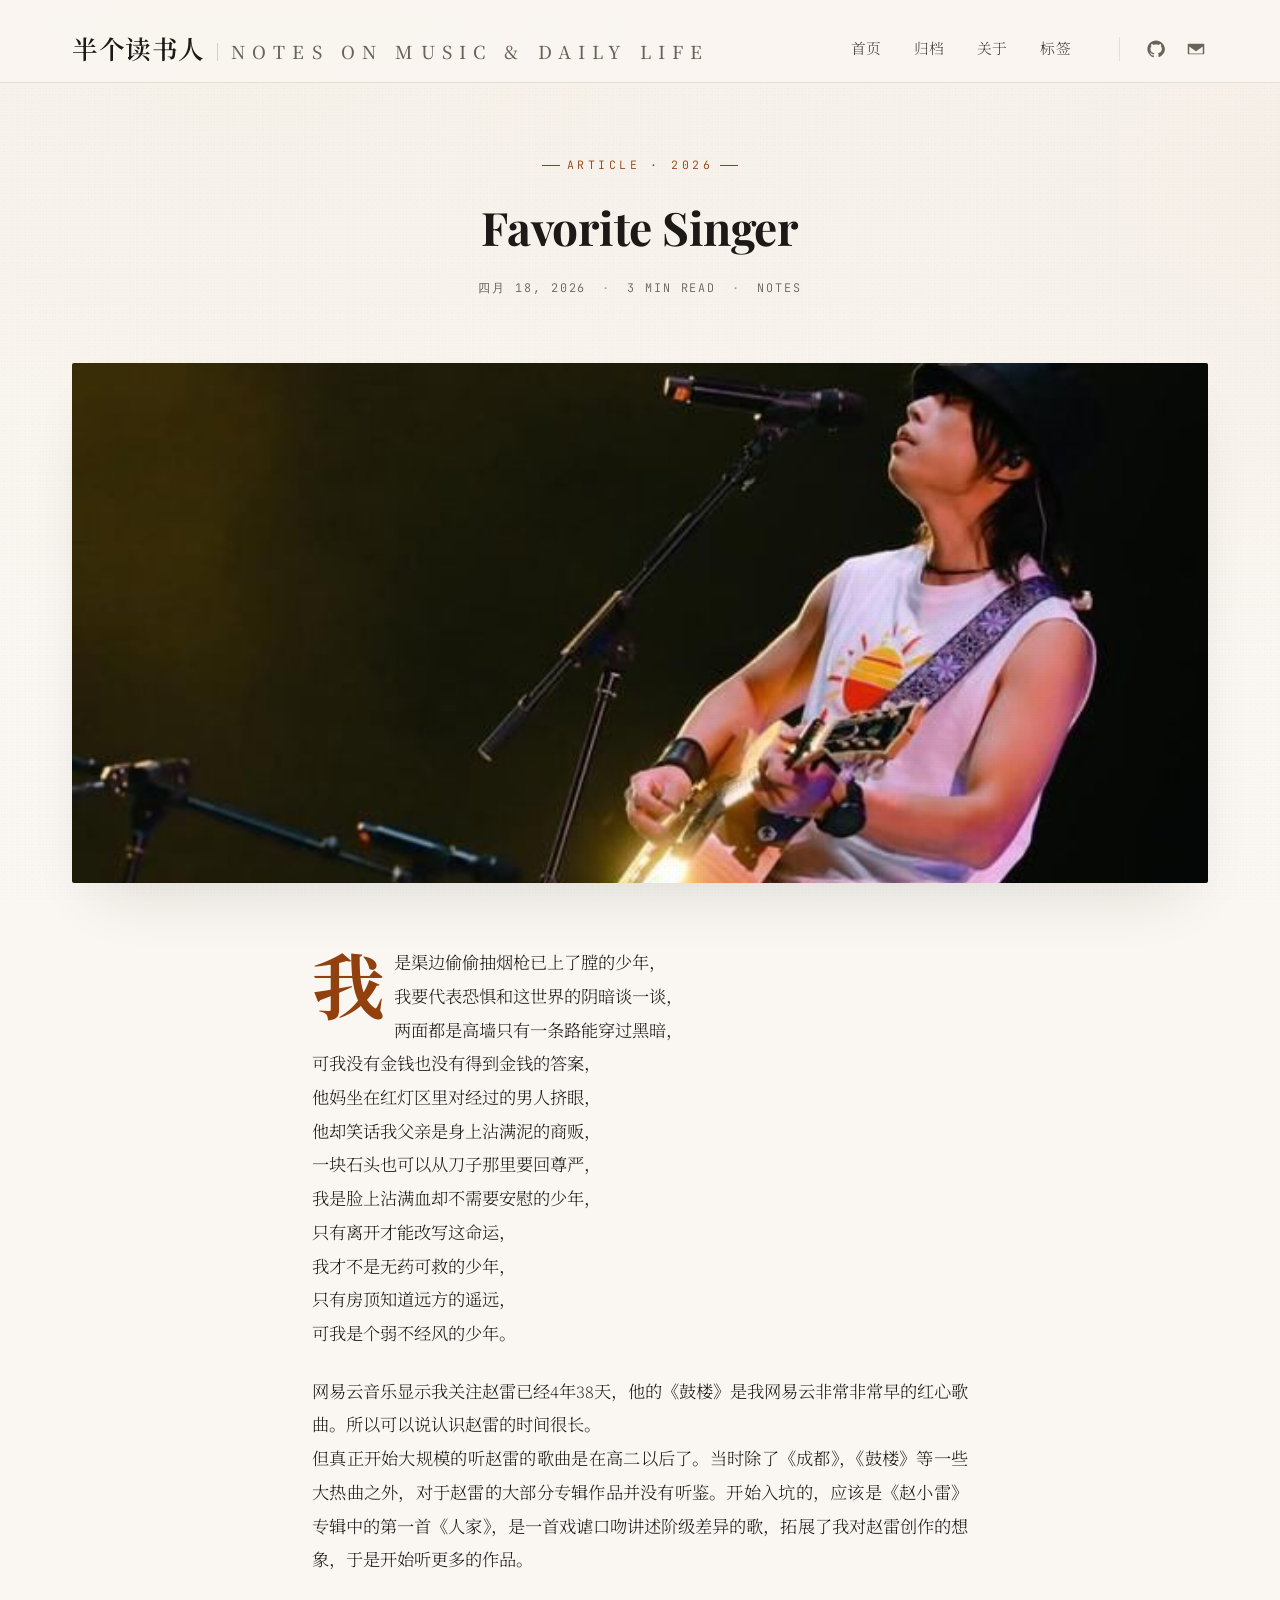
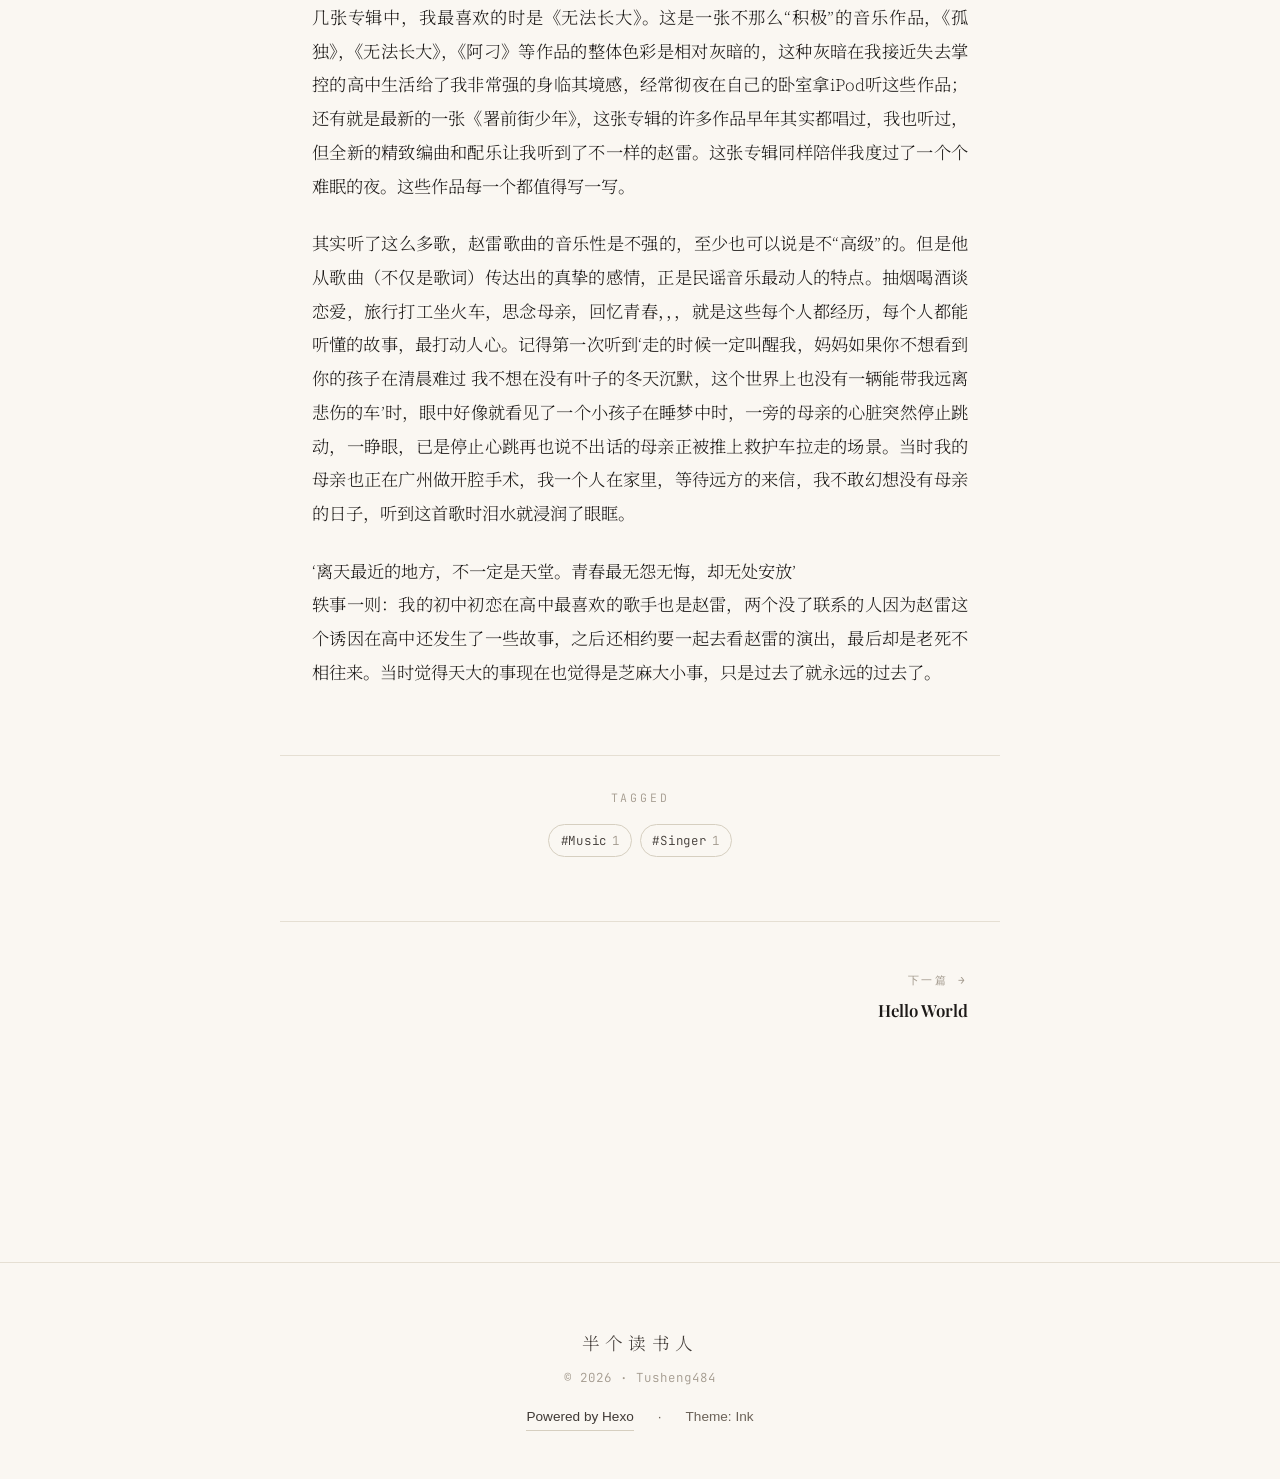
<file: 2026/04/18/favorite-singer/index.html>
<!DOCTYPE HTML>
<html lang="zh-CN">
<head>
  <meta charset="utf-8" />
  <meta name="viewport" content="width=device-width, initial-scale=1, user-scalable=no" />
  <link rel="canonical" href="https://Tusheng484.github.io/2026/04/18/favorite-singer/" />
  
    <link rel="preconnect" href="https://fonts.googleapis.com">
<link rel="preconnect" href="https://fonts.gstatic.com" crossorigin>
<link rel="stylesheet" href="https://fonts.googleapis.com/css2?family=Playfair+Display:ital,wght@0,400;0,500;0,600;0,700;0,800;1,400;1,600&family=Source+Serif+4:ital,opsz,wght@0,8..60,300;0,8..60,400;0,8..60,500;0,8..60,600;1,8..60,400&family=JetBrains+Mono:wght@400;500&family=Noto+Serif+SC:wght@300;400;500;600;700&family=Noto+Sans+SC:wght@300;400;500;700&display=swap">
<title>Favorite Singer · 半个读书人</title>
<meta charset="utf-8" />
<meta name="viewport" content="width=device-width, initial-scale=1, user-scalable=no" />
<link rel="stylesheet" href="/css/magazine.css" />
<link rel="stylesheet" href="/css/typo.css" />
<meta name="keywords" content="music journal essays literature diary" />
<meta name="description" content="一个关于音乐、阅读与日常的小角落。" />



    
<script src="/js/ink.js" defer></script>

    <link rel="stylesheet" href="/css/prism_coy.css" />
    <script src="/js/prism.js" defer></script>


  
<meta name="generator" content="Hexo 8.1.1"></head>
<body>
  
    <div class="ink-progress" aria-hidden="true"></div>
    <header class="ink-topbar">
  <div class="ink-topbar-inner">
    <a class="ink-brand" href="/" aria-label="半个读书人">
      <span>半个读书人</span>
      <span class="ink-brand-mark">Notes on Music & Daily Life</span>
    </a>
    <nav class="ink-nav" aria-label="primary">
      <a href="/" >首页</a>
      
        <a href="/archives/" >归档</a>
      
      
      
        <a href="/about/">关于</a>
      
        <a href="/tag/">标签</a>
      
      
        <span class="ink-nav-icons">
          
            <a href="https://github.com/Tusheng484" target="_blank" rel="noopener" title="github" aria-label="github"><svg viewBox="0 0 24 24" aria-hidden="true"><path d="M12 .5C5.7.5.5 5.7.5 12c0 5.1 3.3 9.4 7.8 10.9.6.1.8-.2.8-.5v-2c-3.2.7-3.9-1.4-3.9-1.4-.5-1.3-1.3-1.7-1.3-1.7-1-.7.1-.7.1-.7 1.2.1 1.8 1.2 1.8 1.2 1 1.8 2.7 1.3 3.4 1 .1-.8.4-1.3.7-1.6-2.6-.3-5.3-1.3-5.3-5.7 0-1.3.5-2.3 1.2-3.1-.1-.3-.5-1.5.1-3.1 0 0 1-.3 3.3 1.2.9-.3 2-.4 3-.4s2.1.1 3 .4c2.3-1.5 3.3-1.2 3.3-1.2.6 1.6.2 2.8.1 3.1.7.8 1.2 1.8 1.2 3.1 0 4.4-2.7 5.4-5.3 5.7.4.3.8 1 .8 2v3c0 .3.2.7.8.5 4.5-1.5 7.8-5.8 7.8-10.9C23.5 5.7 18.3.5 12 .5z"/></svg></a>
          
            <a href="mailto:Tusheng484@gmail.com" target="_blank" rel="noopener" title="email" aria-label="email"><svg viewBox="0 0 24 24" aria-hidden="true"><path d="M2 5h20a1 1 0 011 1v12a1 1 0 01-1 1H2a1 1 0 01-1-1V6a1 1 0 011-1zm10 8.4L3.4 7h17.2L12 13.4zM3 8.6V18h18V8.6l-8.4 6.1a1 1 0 01-1.2 0L3 8.6z"/></svg></a>
          
        </span>
      
    </nav>
  </div>
</header>

    <main>
  
  <article class="ink-post">
    <header class="ink-post-header ink-reveal">
      <div class="ink-post-eyebrow">
        <span>Article · 2026</span>
      </div>
      <h1 class="ink-post-title">Favorite Singer</h1>
      
      <div class="ink-post-byline">
        <span>四月 18, 2026</span>
        <span class="ink-post-byline-sep">·</span>
        <span>3 min read</span>
        
          <span class="ink-post-byline-sep">·</span>
          <span>Notes</span>
        
        
      </div>
    </header>

    
      <figure class="ink-post-cover ink-reveal" data-delay="1">
        <img src="/images/zhaolei.jpg" alt="Favorite Singer">
      </figure>
    

    <div class="ink-article ink-reveal" data-delay="2">
      <p>我是渠边偷偷抽烟枪已上了膛的少年，<br>我要代表恐惧和这世界的阴暗谈一谈，<br>两面都是高墙只有一条路能穿过黑暗，<br>可我没有金钱也没有得到金钱的答案，<br>他妈坐在红灯区里对经过的男人挤眼，<br>他却笑话我父亲是身上沾满泥的商贩，<br>一块石头也可以从刀子那里要回尊严，<br>我是脸上沾满血却不需要安慰的少年，<br>只有离开才能改写这命运，<br>我才不是无药可救的少年，<br>只有房顶知道远方的遥远，<br>可我是个弱不经风的少年。</p>
<p>网易云音乐显示我关注赵雷已经4年38天，他的《鼓楼》是我网易云非常非常早的红心歌曲。所以可以说认识赵雷的时间很长。<br>但真正开始大规模的听赵雷的歌曲是在高二以后了。当时除了《成都》，《鼓楼》等一些大热曲之外，对于赵雷的大部分专辑作品并没有听鉴。开始入坑的，应该是《赵小雷》专辑中的第一首《人家》，是一首戏谑口吻讲述阶级差异的歌，拓展了我对赵雷创作的想象，于是开始听更多的作品。</p>
<p>几张专辑中，我最喜欢的时是《无法长大》。这是一张不那么“积极”的音乐作品，《孤独》，《无法长大》，《阿刁》等作品的整体色彩是相对灰暗的，这种灰暗在我接近失去掌控的高中生活给了我非常强的身临其境感，经常彻夜在自己的卧室拿iPod听这些作品；还有就是最新的一张《署前街少年》，这张专辑的许多作品早年其实都唱过，我也听过，但全新的精致编曲和配乐让我听到了不一样的赵雷。这张专辑同样陪伴我度过了一个个难眠的夜。这些作品每一个都值得写一写。</p>
<p>其实听了这么多歌，赵雷歌曲的音乐性是不强的，至少也可以说是不“高级”的。但是他从歌曲（不仅是歌词）传达出的真挚的感情，正是民谣音乐最动人的特点。抽烟喝酒谈恋爱，旅行打工坐火车，思念母亲，回忆青春，，，就是这些每个人都经历，每个人都能听懂的故事，最打动人心。记得第一次听到‘走的时候一定叫醒我，妈妈如果你不想看到你的孩子在清晨难过 我不想在没有叶子的冬天沉默，这个世界上也没有一辆能带我远离悲伤的车’时，眼中好像就看见了一个小孩子在睡梦中时，一旁的母亲的心脏突然停止跳动，一睁眼，已是停止心跳再也说不出话的母亲正被推上救护车拉走的场景。当时我的母亲也正在广州做开腔手术，我一个人在家里，等待远方的来信，我不敢幻想没有母亲的日子，听到这首歌时泪水就浸润了眼眶。</p>
<p>‘离天最近的地方，不一定是天堂。青春最无怨无悔，却无处安放’<br>轶事一则：我的初中初恋在高中最喜欢的歌手也是赵雷，两个没了联系的人因为赵雷这个诱因在高中还发生了一些故事，之后还相约要一起去看赵雷的演出，最后却是老死不相往来。当时觉得天大的事现在也觉得是芝麻大小事，只是过去了就永远的过去了。</p>

    </div>

    
      <div class="ink-tags ink-reveal">
        <div class="ink-tags-label">Tagged</div>
        <ul class="ink-tag-list">
          
            <li><a class="ink-tag" href="/tags/Music/">#Music<span class="ink-tag-count">1</span></a></li>
          
            <li><a class="ink-tag" href="/tags/Singer/">#Singer<span class="ink-tag-count">1</span></a></li>
          
        </ul>
      </div>
    

    
    
      <nav class="ink-postnav">
        
          <span class="ink-postnav-card empty"></span>
        
        
          <a class="ink-postnav-card next" href="/2026/04/18/hello-world/">
            <div class="ink-postnav-label">下一篇 →</div>
            <div class="ink-postnav-title">Hello World</div>
          </a>
        
      </nav>
    

    
  </article>

</main>
    <footer class="ink-footer">
  <div class="ink-footer-mark">半个读书人</div>
  <div class="ink-footer-line">
    <span>© 2026 · Tusheng484</span>
    
  </div>
  <div class="ink-footer-meta">
    <a href="https://hexo.io/" target="_blank" rel="noopener">Powered by Hexo</a>
    <span>·</span>
    <span>Theme: Ink</span>
    
  </div>
</footer>

  
</body>
</html>
</file>
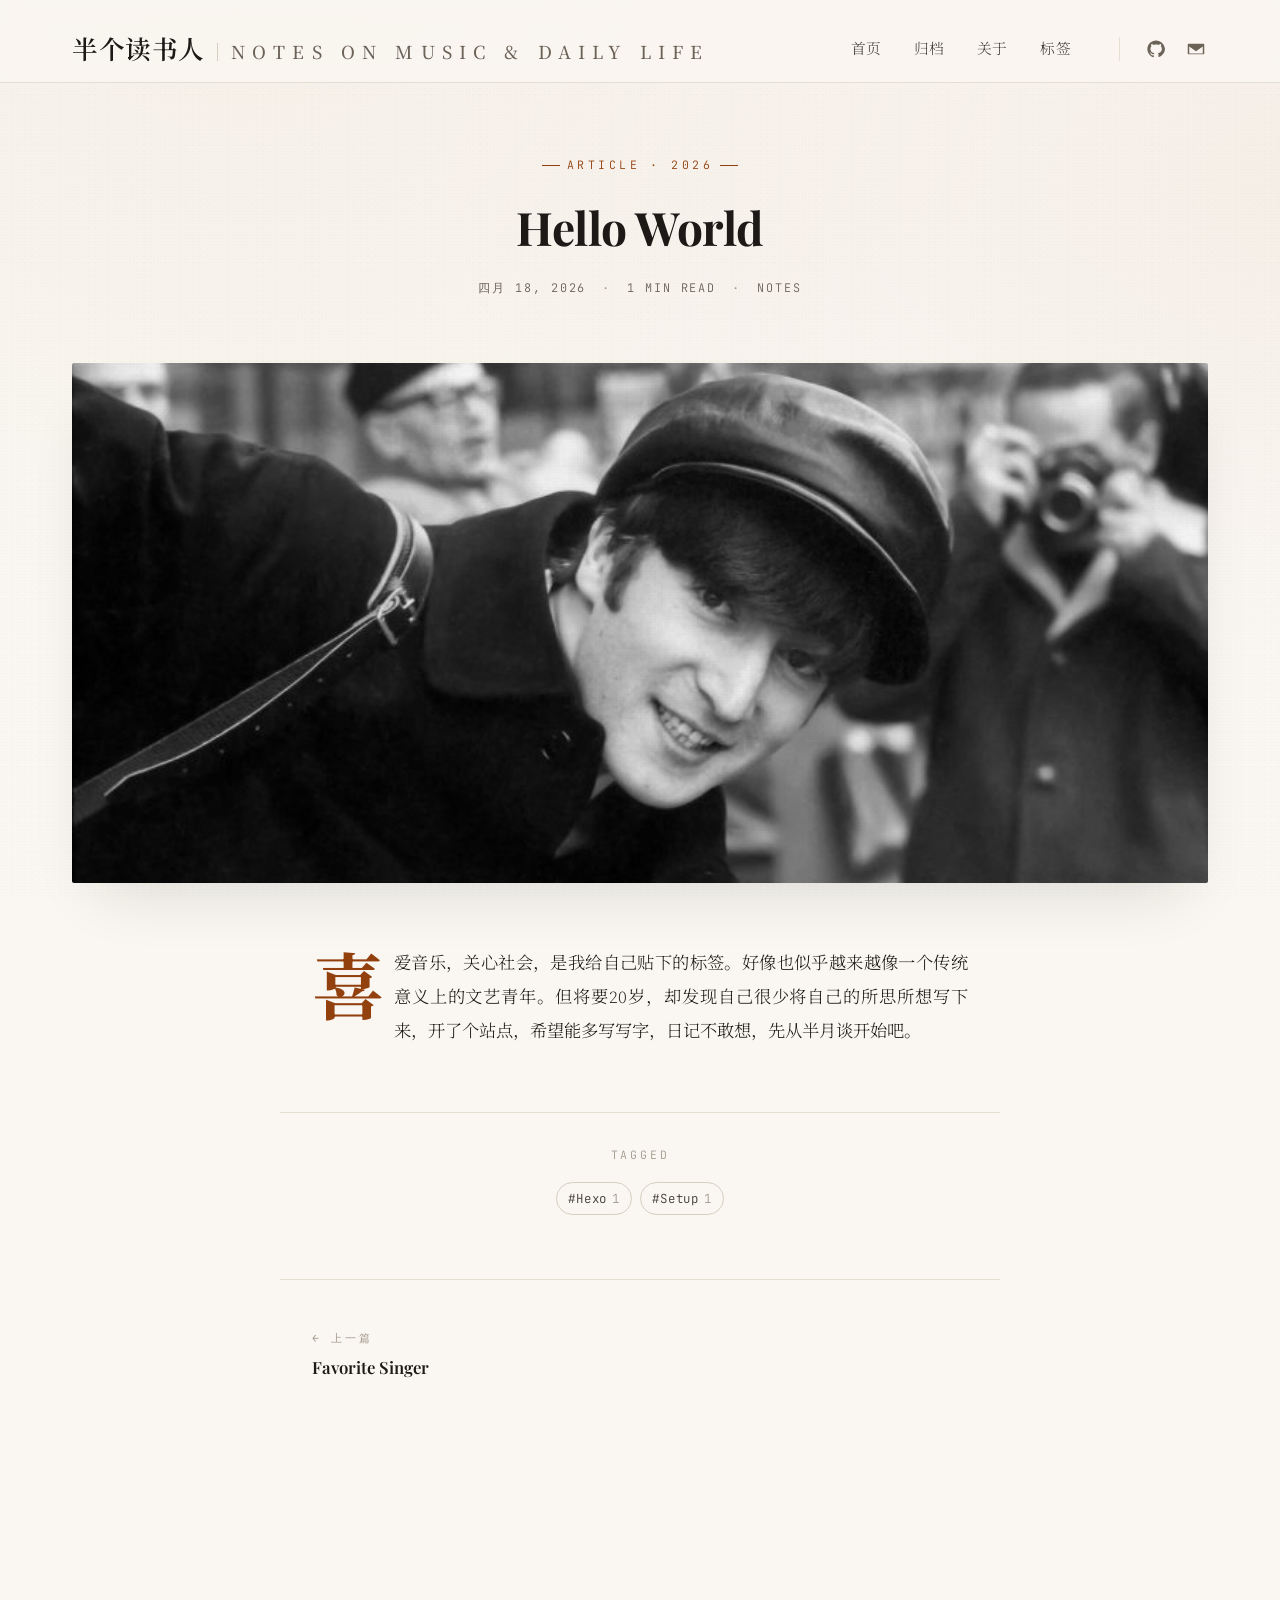
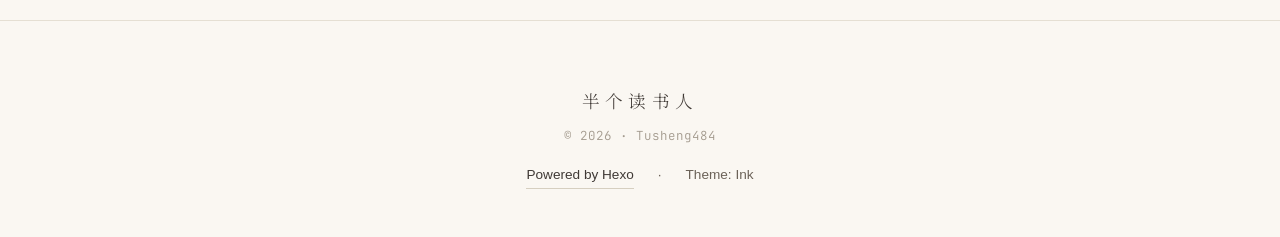
<file: 2026/04/18/hello-world/index.html>
<!DOCTYPE HTML>
<html lang="zh-CN">
<head>
  <meta charset="utf-8" />
  <meta name="viewport" content="width=device-width, initial-scale=1, user-scalable=no" />
  <link rel="canonical" href="https://Tusheng484.github.io/2026/04/18/hello-world/" />
  
    <link rel="preconnect" href="https://fonts.googleapis.com">
<link rel="preconnect" href="https://fonts.gstatic.com" crossorigin>
<link rel="stylesheet" href="https://fonts.googleapis.com/css2?family=Playfair+Display:ital,wght@0,400;0,500;0,600;0,700;0,800;1,400;1,600&family=Source+Serif+4:ital,opsz,wght@0,8..60,300;0,8..60,400;0,8..60,500;0,8..60,600;1,8..60,400&family=JetBrains+Mono:wght@400;500&family=Noto+Serif+SC:wght@300;400;500;600;700&family=Noto+Sans+SC:wght@300;400;500;700&display=swap">
<title>Hello World · 半个读书人</title>
<meta charset="utf-8" />
<meta name="viewport" content="width=device-width, initial-scale=1, user-scalable=no" />
<link rel="stylesheet" href="/css/magazine.css" />
<link rel="stylesheet" href="/css/typo.css" />
<meta name="keywords" content="music journal essays literature diary" />
<meta name="description" content="一个关于音乐、阅读与日常的小角落。" />



    
<script src="/js/ink.js" defer></script>

    <link rel="stylesheet" href="/css/prism_coy.css" />
    <script src="/js/prism.js" defer></script>


  
<meta name="generator" content="Hexo 8.1.1"></head>
<body>
  
    <div class="ink-progress" aria-hidden="true"></div>
    <header class="ink-topbar">
  <div class="ink-topbar-inner">
    <a class="ink-brand" href="/" aria-label="半个读书人">
      <span>半个读书人</span>
      <span class="ink-brand-mark">Notes on Music & Daily Life</span>
    </a>
    <nav class="ink-nav" aria-label="primary">
      <a href="/" >首页</a>
      
        <a href="/archives/" >归档</a>
      
      
      
        <a href="/about/">关于</a>
      
        <a href="/tag/">标签</a>
      
      
        <span class="ink-nav-icons">
          
            <a href="https://github.com/Tusheng484" target="_blank" rel="noopener" title="github" aria-label="github"><svg viewBox="0 0 24 24" aria-hidden="true"><path d="M12 .5C5.7.5.5 5.7.5 12c0 5.1 3.3 9.4 7.8 10.9.6.1.8-.2.8-.5v-2c-3.2.7-3.9-1.4-3.9-1.4-.5-1.3-1.3-1.7-1.3-1.7-1-.7.1-.7.1-.7 1.2.1 1.8 1.2 1.8 1.2 1 1.8 2.7 1.3 3.4 1 .1-.8.4-1.3.7-1.6-2.6-.3-5.3-1.3-5.3-5.7 0-1.3.5-2.3 1.2-3.1-.1-.3-.5-1.5.1-3.1 0 0 1-.3 3.3 1.2.9-.3 2-.4 3-.4s2.1.1 3 .4c2.3-1.5 3.3-1.2 3.3-1.2.6 1.6.2 2.8.1 3.1.7.8 1.2 1.8 1.2 3.1 0 4.4-2.7 5.4-5.3 5.7.4.3.8 1 .8 2v3c0 .3.2.7.8.5 4.5-1.5 7.8-5.8 7.8-10.9C23.5 5.7 18.3.5 12 .5z"/></svg></a>
          
            <a href="mailto:Tusheng484@gmail.com" target="_blank" rel="noopener" title="email" aria-label="email"><svg viewBox="0 0 24 24" aria-hidden="true"><path d="M2 5h20a1 1 0 011 1v12a1 1 0 01-1 1H2a1 1 0 01-1-1V6a1 1 0 011-1zm10 8.4L3.4 7h17.2L12 13.4zM3 8.6V18h18V8.6l-8.4 6.1a1 1 0 01-1.2 0L3 8.6z"/></svg></a>
          
        </span>
      
    </nav>
  </div>
</header>

    <main>
  
  <article class="ink-post">
    <header class="ink-post-header ink-reveal">
      <div class="ink-post-eyebrow">
        <span>Article · 2026</span>
      </div>
      <h1 class="ink-post-title">Hello World</h1>
      
      <div class="ink-post-byline">
        <span>四月 18, 2026</span>
        <span class="ink-post-byline-sep">·</span>
        <span>1 min read</span>
        
          <span class="ink-post-byline-sep">·</span>
          <span>Notes</span>
        
        
      </div>
    </header>

    
      <figure class="ink-post-cover ink-reveal" data-delay="1">
        <img src="/images/first-post.jpg" alt="Hello World">
      </figure>
    

    <div class="ink-article ink-reveal" data-delay="2">
      <p>喜爱音乐，关心社会，是我给自己贴下的标签。好像也似乎越来越像一个传统意义上的文艺青年。但将要20岁，却发现自己很少将自己的所思所想写下来，开了个站点，希望能多写写字，日记不敢想，先从半月谈开始吧。</p>

    </div>

    
      <div class="ink-tags ink-reveal">
        <div class="ink-tags-label">Tagged</div>
        <ul class="ink-tag-list">
          
            <li><a class="ink-tag" href="/tags/Hexo/">#Hexo<span class="ink-tag-count">1</span></a></li>
          
            <li><a class="ink-tag" href="/tags/Setup/">#Setup<span class="ink-tag-count">1</span></a></li>
          
        </ul>
      </div>
    

    
    
      <nav class="ink-postnav">
        
          <a class="ink-postnav-card" href="/2026/04/18/favorite-singer/">
            <div class="ink-postnav-label">← 上一篇</div>
            <div class="ink-postnav-title">Favorite Singer</div>
          </a>
        
        
          <span class="ink-postnav-card empty"></span>
        
      </nav>
    

    
  </article>

</main>
    <footer class="ink-footer">
  <div class="ink-footer-mark">半个读书人</div>
  <div class="ink-footer-line">
    <span>© 2026 · Tusheng484</span>
    
  </div>
  <div class="ink-footer-meta">
    <a href="https://hexo.io/" target="_blank" rel="noopener">Powered by Hexo</a>
    <span>·</span>
    <span>Theme: Ink</span>
    
  </div>
</footer>

  
</body>
</html>
</file>
<file: css/magazine.css>
/* =============================================================
   Ink — literary editorial theme for miccall
   Built 2026-09-03 · design system: ui-ux-pro-max MASTER.md
   ============================================================= */

/* ---------- 1. Design tokens ---------- */
:root{
  --ink-bg:        #FAF7F2;
  --ink-bg-2:      #F4EFE6;
  --ink-ink:       #1C1917;
  --ink-ink-soft:  #3F3935;
  --ink-muted:     #6B6258;
  --ink-faint:     #A39A8E;
  --ink-rule:      #E5DFD3;
  --ink-rule-2:    #D6CFC0;
  --ink-accent:    #92400E;
  --ink-accent-2:  #B45309;
  --ink-accent-3:  #7C2D12;
  --ink-card:      #FFFFFF;
  --ink-quote-bg:  #F6F0E4;
  --ink-shadow:    rgba(28, 25, 23, 0.08);
  --ink-shadow-2:  rgba(28, 25, 23, 0.14);

  --ink-serif-en:  "Source Serif 4", "Source Serif Pro", "Cormorant Garamond", "EB Garamond", Georgia, serif;
  --ink-display-en:"Playfair Display", "Cormorant Garamond", "EB Garamond", Georgia, serif;
  --ink-mono:      "JetBrains Mono", "SFMono-Regular", Menlo, Consolas, monospace;
  --ink-serif-cn:  "Noto Serif SC", "Source Han Serif SC", "Songti SC", "STSong", "宋体", "SimSun", serif;
  --ink-sans-cn:   "Noto Sans SC", "PingFang SC", "Microsoft YaHei", sans-serif;
  --ink-serif:     var(--ink-serif-en), var(--ink-serif-cn);
  --ink-display:   var(--ink-display-en), var(--ink-serif-cn);
  --ink-body:      var(--ink-serif-en), var(--ink-serif-cn);

  --ink-page-max:  1200px;
  --ink-prose-max: 720px;
  --ink-radius:    2px;
  --ink-radius-md: 4px;

  --ink-1:  4px;
  --ink-2:  8px;
  --ink-3:  16px;
  --ink-4:  24px;
  --ink-5:  32px;
  --ink-6:  48px;
  --ink-7:  64px;
  --ink-8:  96px;
  --ink-9:  128px;
  --ink-10: 160px;
}

*,*::before,*::after{ box-sizing:border-box; }
html{
  background:var(--ink-bg);
  color:var(--ink-ink);
  -webkit-text-size-adjust:100%;
  -webkit-font-smoothing:antialiased;
  -moz-osx-font-smoothing:grayscale;
  text-rendering:optimizeLegibility;
  font-feature-settings:"kern","liga","calt","onum";
  scroll-behavior:smooth;
}
body{
  margin:0;
  font-family:var(--ink-body);
  font-size:17px;
  line-height:1.85;
  font-weight:400;
  color:var(--ink-ink);
  background:
    radial-gradient(ellipse at 20% -10%, rgba(180,140,90,0.08), transparent 55%),
    radial-gradient(ellipse at 110% 20%, rgba(146,64,14,0.05), transparent 50%),
    var(--ink-bg);
  background-attachment:fixed;
  min-height:100vh;
  position:relative;
  overflow-x:hidden;
}
body::before{
  content:"";
  position:fixed;
  inset:0;
  pointer-events:none;
  z-index:1;
  opacity:.35;
  mix-blend-mode:multiply;
  background-image:
    radial-gradient(rgba(28,25,23,0.05) 1px, transparent 1px),
    radial-gradient(rgba(28,25,23,0.04) 1px, transparent 1px);
  background-size:3px 3px, 7px 7px;
  background-position:0 0, 1px 1px;
}
a{ color:inherit; text-decoration:none; background-image:linear-gradient(transparent calc(100% - 1px), var(--ink-accent) calc(100% - 1px)); background-size:0 100%; background-repeat:no-repeat; transition:background-size .45s cubic-bezier(.2,.7,.2,1), color .2s ease; }
a:hover{ background-size:100% 100%; color:var(--ink-accent); }
::selection{ background:var(--ink-ink); color:var(--ink-bg); }
img,svg{ max-width:100%; height:auto; display:block; }
button{ font:inherit; cursor:pointer; }

.ink-container{ max-width:var(--ink-page-max); margin:0 auto; padding:0 var(--ink-5); }
.ink-prose{ max-width:var(--ink-prose-max); margin:0 auto; padding:0 var(--ink-5); }
@media (max-width:720px){
  .ink-container,.ink-prose{ padding:0 var(--ink-4); }
  body{ font-size:16px; }
}

.ink-topbar{
  position:relative;
  z-index:10;
  padding:var(--ink-5) 0 var(--ink-3);
  border-bottom:1px solid var(--ink-rule);
  background:rgba(250,247,242,0.78);
  backdrop-filter:saturate(140%) blur(8px);
  -webkit-backdrop-filter:saturate(140%) blur(8px);
}
.ink-topbar-inner{
  max-width:var(--ink-page-max);
  margin:0 auto;
  padding:0 var(--ink-5);
  display:flex;
  align-items:center;
  justify-content:space-between;
  gap:var(--ink-5);
}
.ink-brand{
  font-family:var(--ink-display);
  font-size:1.6rem;
  font-weight:600;
  letter-spacing:0.02em;
  color:var(--ink-ink);
  text-decoration:none;
  background:none;
  display:inline-flex;
  align-items:baseline;
  gap:0.5em;
  line-height:1;
}
.ink-brand:hover{ background:none; color:var(--ink-accent); }
.ink-brand-mark{
  font-family:var(--ink-serif-cn);
  font-weight:500;
  font-size:0.7em;
  color:var(--ink-muted);
  letter-spacing:0.4em;
  text-transform:uppercase;
  border-left:1px solid var(--ink-rule-2);
  padding-left:0.7em;
  line-height:1;
}
.ink-nav{ display:flex; align-items:center; gap:var(--ink-5); flex-wrap:wrap; }
.ink-nav a{
  font-family:var(--ink-body);
  font-size:0.92rem;
  color:var(--ink-ink-soft);
  letter-spacing:0.04em;
  text-decoration:none;
  background:none;
  padding:0.25em 0;
  position:relative;
  transition:color .2s ease;
}
.ink-nav a::after{
  content:"";
  position:absolute;
  left:50%;
  bottom:-4px;
  width:0;
  height:1px;
  background:var(--ink-accent);
  transition:width .3s ease, left .3s ease;
}
.ink-nav a:hover{ color:var(--ink-accent); background:none; }
.ink-nav a:hover::after{ width:100%; left:0; }
.ink-nav a.active{ color:var(--ink-accent); }
.ink-nav a.active::after{ width:100%; left:0; }
.ink-nav-icons{ display:inline-flex; align-items:center; gap:var(--ink-3); margin-left:var(--ink-3); padding-left:var(--ink-4); border-left:1px solid var(--ink-rule); }
.ink-nav-icons a{ padding:0.2em; }
.ink-nav-icons svg{ width:18px; height:18px; fill:var(--ink-muted); transition:fill .2s ease, transform .2s ease; }
.ink-nav-icons a:hover{ background:none; }
.ink-nav-icons a:hover svg{ fill:var(--ink-accent); transform:translateY(-1px); }
@media (max-width:720px){
  .ink-topbar-inner{ flex-direction:column; align-items:flex-start; gap:var(--ink-3); padding:0 var(--ink-4); }
  .ink-nav{ gap:var(--ink-4); }
  .ink-nav-icons{ margin-left:0; padding-left:0; border-left:none; }
}

.ink-footer{
  margin-top:var(--ink-9);
  padding:var(--ink-7) 0 var(--ink-6);
  border-top:1px solid var(--ink-rule);
  text-align:center;
  color:var(--ink-muted);
}
.ink-footer .ink-footer-mark{
  font-family:var(--ink-display);
  font-size:1.1rem;
  letter-spacing:0.3em;
  text-transform:uppercase;
  color:var(--ink-ink-soft);
  margin-bottom:var(--ink-2);
}
.ink-footer .ink-footer-line{
  font-family:var(--ink-mono);
  font-size:0.78rem;
  letter-spacing:0.08em;
  color:var(--ink-faint);
}
.ink-footer a{ color:var(--ink-ink-soft); text-decoration:none; background:none; border-bottom:1px solid var(--ink-rule-2); }
.ink-footer a:hover{ color:var(--ink-accent); border-bottom-color:var(--ink-accent); background:none; }
.ink-footer .ink-footer-meta{ display:flex; justify-content:center; gap:var(--ink-4); flex-wrap:wrap; margin-top:var(--ink-3); font-size:0.85rem; }

.ink-progress{
  position:fixed;
  top:0; left:0;
  height:2px;
  width:0;
  background:linear-gradient(90deg, var(--ink-accent), var(--ink-accent-2));
  z-index:50;
  transition:width .1s linear;
  box-shadow:0 1px 4px var(--ink-shadow-2);
}

.ink-hero{
  display:grid;
  grid-template-columns:1.05fr 1fr;
  gap:var(--ink-7);
  align-items:center;
  padding:var(--ink-8) 0 var(--ink-8);
  border-bottom:1px solid var(--ink-rule);
  position:relative;
}
.ink-hero-text{ order:1; }
.ink-hero-image{ order:2; position:relative; }
.ink-hero-image::before{
  content:"";
  position:absolute;
  inset:-12px -12px auto auto;
  width:60%; height:60%;
  border:1px solid var(--ink-rule-2);
  z-index:-1;
}
.ink-hero-image img{
  width:100%;
  aspect-ratio:4/5;
  object-fit:cover;
  border-radius:var(--ink-radius);
  box-shadow:0 30px 60px -25px var(--ink-shadow-2);
  transition:transform .8s cubic-bezier(.2,.7,.2,1);
}
.ink-hero-image:hover img{ transform:translateY(-4px) scale(1.005); }
.ink-hero-eyebrow{
  display:inline-flex;
  align-items:center;
  gap:0.6em;
  font-family:var(--ink-mono);
  font-size:0.72rem;
  letter-spacing:0.3em;
  text-transform:uppercase;
  color:var(--ink-accent);
  margin-bottom:var(--ink-4);
}
.ink-hero-eyebrow::before{
  content:"";
  display:inline-block;
  width:24px; height:1px;
  background:var(--ink-accent);
}
.ink-hero-title{
  font-family:var(--ink-display);
  font-weight:700;
  font-size:clamp(2.4rem, 4.2vw, 3.8rem);
  line-height:1.08;
  letter-spacing:-0.01em;
  margin:0 0 var(--ink-4);
  color:var(--ink-ink);
}
.ink-hero-title a{ color:inherit; text-decoration:none; background:none; }
.ink-hero-title a:hover{ color:var(--ink-accent); background:none; }
.ink-hero-excerpt{
  font-family:var(--ink-body);
  font-size:1.15rem;
  line-height:1.8;
  color:var(--ink-ink-soft);
  max-width:46ch;
  margin:0 0 var(--ink-5);
}
.ink-hero-meta{
  display:flex;
  align-items:center;
  gap:var(--ink-4);
  font-family:var(--ink-mono);
  font-size:0.78rem;
  letter-spacing:0.1em;
  color:var(--ink-muted);
  text-transform:uppercase;
}
.ink-hero-meta-sep{ color:var(--ink-faint); }
.ink-hero-cta{
  display:inline-flex;
  align-items:center;
  gap:0.6em;
  margin-top:var(--ink-5);
  font-family:var(--ink-body);
  font-size:0.95rem;
  letter-spacing:0.04em;
  color:var(--ink-ink);
  background:none;
  border-bottom:1px solid var(--ink-ink);
  padding-bottom:2px;
  transition:color .2s ease, border-color .2s ease, gap .25s ease;
}
.ink-hero-cta:hover{ color:var(--ink-accent); border-color:var(--ink-accent); gap:1em; background:none; }
.ink-hero-cta svg{ width:16px; height:16px; }
@media (max-width:900px){
  .ink-hero{ grid-template-columns:1fr; padding:var(--ink-7) 0; gap:var(--ink-6); }
  .ink-hero-image{ order:-1; }
  .ink-hero-image img{ aspect-ratio:16/10; }
}

.ink-section-head{
  display:flex;
  align-items:flex-end;
  justify-content:space-between;
  margin:var(--ink-8) 0 var(--ink-6);
  padding-bottom:var(--ink-3);
  border-bottom:1px solid var(--ink-rule);
  gap:var(--ink-4);
}
.ink-section-title{
  font-family:var(--ink-display);
  font-size:1.4rem;
  font-weight:600;
  letter-spacing:0.04em;
  color:var(--ink-ink);
  margin:0;
}
.ink-section-title .ink-section-cn{ color:var(--ink-muted); font-family:var(--ink-serif-cn); margin-right:0.5em; font-size:0.85em; }
.ink-section-sub{
  font-family:var(--ink-mono);
  font-size:0.78rem;
  letter-spacing:0.16em;
  text-transform:uppercase;
  color:var(--ink-muted);
}

.ink-grid{
  display:grid;
  grid-template-columns:repeat(3, 1fr);
  gap:var(--ink-7) var(--ink-5);
}
@media (max-width:1024px){ .ink-grid{ grid-template-columns:repeat(2,1fr); } }
@media (max-width:640px){ .ink-grid{ grid-template-columns:1fr; gap:var(--ink-6); } }

.ink-card{
  display:flex; flex-direction:column;
  text-decoration:none; color:inherit;
  background:none;
  position:relative;
  transition:transform .5s cubic-bezier(.2,.7,.2,1);
}
.ink-card-thumb{
  position:relative;
  overflow:hidden;
  border-radius:var(--ink-radius);
  background:var(--ink-bg-2);
  aspect-ratio:4/5;
  margin-bottom:var(--ink-4);
}
.ink-card-thumb img{
  width:100%; height:100%;
  object-fit:cover;
  transition:transform .8s cubic-bezier(.2,.7,.2,1), filter .4s ease;
  filter:saturate(0.94) contrast(1.02);
}
.ink-card:hover .ink-card-thumb img{ transform:scale(1.04); filter:saturate(1.05) contrast(1.04); }
.ink-card-thumb::after{
  content:"";
  position:absolute; inset:0;
  background:linear-gradient(to top, rgba(28,25,23,0.18) 0%, transparent 35%);
  opacity:0; transition:opacity .4s ease;
  pointer-events:none;
}
.ink-card:hover .ink-card-thumb::after{ opacity:1; }
.ink-card-meta{
  display:flex; align-items:center; gap:var(--ink-3);
  font-family:var(--ink-mono);
  font-size:0.7rem;
  letter-spacing:0.18em;
  text-transform:uppercase;
  color:var(--ink-muted);
  margin-bottom:var(--ink-2);
}
.ink-card-meta .ink-card-cat{ color:var(--ink-accent); }
.ink-card-meta-sep{ color:var(--ink-faint); }
.ink-card-title{
  font-family:var(--ink-display);
  font-weight:600;
  font-size:1.45rem;
  line-height:1.25;
  color:var(--ink-ink);
  margin:0 0 var(--ink-2);
  letter-spacing:-0.005em;
  transition:color .2s ease;
}
.ink-card:hover .ink-card-title{ color:var(--ink-accent); }
.ink-card-excerpt{
  font-family:var(--ink-body);
  font-size:0.95rem;
  line-height:1.7;
  color:var(--ink-muted);
  margin:0;
  display:-webkit-box;
  -webkit-line-clamp:2;
  -webkit-box-orient:vertical;
  overflow:hidden;
}
.ink-card-arrow{
  display:inline-flex; align-items:center; gap:0.4em;
  margin-top:var(--ink-3);
  font-family:var(--ink-mono);
  font-size:0.7rem;
  letter-spacing:0.18em;
  text-transform:uppercase;
  color:var(--ink-ink-soft);
  transition:color .2s ease, gap .25s ease;
}
.ink-card:hover .ink-card-arrow{ color:var(--ink-accent); gap:0.7em; }
.ink-card-arrow svg{ width:12px; height:12px; }

.ink-pager{
  display:flex; justify-content:center; align-items:center;
  gap:var(--ink-3);
  margin:var(--ink-8) 0 var(--ink-7);
  padding:var(--ink-5) 0;
  border-top:1px solid var(--ink-rule);
  font-family:var(--ink-mono);
  font-size:0.78rem;
  letter-spacing:0.18em;
  text-transform:uppercase;
}
.ink-pager a, .ink-pager span{
  display:inline-flex; align-items:center; gap:0.4em;
  padding:0.6em 1.1em;
  border:1px solid var(--ink-rule-2);
  color:var(--ink-ink-soft);
  text-decoration:none;
  background:none;
  transition:all .25s ease;
  border-radius:var(--ink-radius);
}
.ink-pager a:hover{ background:var(--ink-ink); color:var(--ink-bg); border-color:var(--ink-ink); }
.ink-pager .current{ background:var(--ink-ink); color:var(--ink-bg); border-color:var(--ink-ink); }
.ink-pager .space{ border:none; padding:0.6em 0.2em; color:var(--ink-faint); }

.ink-post{
  padding:var(--ink-7) 0 var(--ink-8);
}
.ink-post-header{
  text-align:center;
  max-width:760px;
  margin:0 auto var(--ink-7);
  padding:0 var(--ink-4);
}
.ink-post-eyebrow{
  display:inline-flex; align-items:center; gap:0.6em;
  font-family:var(--ink-mono);
  font-size:0.72rem;
  letter-spacing:0.3em;
  text-transform:uppercase;
  color:var(--ink-accent);
  margin-bottom:var(--ink-4);
}
.ink-post-eyebrow::before, .ink-post-eyebrow::after{
  content:""; display:inline-block; width:18px; height:1px; background:var(--ink-accent);
}
.ink-post-title{
  font-family:var(--ink-display);
  font-weight:700;
  font-size:clamp(2rem, 3.6vw, 3.2rem);
  line-height:1.18;
  letter-spacing:-0.01em;
  color:var(--ink-ink);
  margin:0 0 var(--ink-4);
}
.ink-post-deck{
  font-family:var(--ink-body);
  font-size:1.05rem;
  line-height:1.7;
  color:var(--ink-muted);
  font-style:italic;
  margin:0 0 var(--ink-5);
}
.ink-post-byline{
  display:flex; justify-content:center; align-items:center; flex-wrap:wrap;
  gap:var(--ink-3);
  font-family:var(--ink-mono);
  font-size:0.74rem;
  letter-spacing:0.16em;
  text-transform:uppercase;
  color:var(--ink-muted);
}
.ink-post-byline-sep{ color:var(--ink-faint); }
.ink-post-cover{
  max-width:var(--ink-page-max);
  margin:0 auto var(--ink-7);
  padding:0 var(--ink-5);
}
.ink-post-cover img{
  width:100%;
  max-height:520px;
  object-fit:cover;
  border-radius:var(--ink-radius);
  box-shadow:0 30px 60px -25px var(--ink-shadow-2);
}
.ink-post-cover figcaption{
  text-align:center;
  font-family:var(--ink-mono);
  font-size:0.72rem;
  letter-spacing:0.16em;
  text-transform:uppercase;
  color:var(--ink-faint);
  margin-top:var(--ink-3);
}

.ink-article{
  max-width:var(--ink-prose-max);
  margin:0 auto;
  padding:0 var(--ink-5);
  font-family:var(--ink-body);
  font-size:1.08rem;
  line-height:1.95;
  color:var(--ink-ink);
  text-align:justify;
  text-justify:inter-ideograph;
  hyphens:auto;
}
.ink-article > *{ margin:0 0 1.4em; }
.ink-article > p:first-of-type::first-letter{
  font-family:var(--ink-display);
  font-weight:700;
  font-size:4.2em;
  line-height:0.9;
  float:left;
  margin:0.05em 0.12em 0 0;
  color:var(--ink-accent);
}
.ink-article h1,.ink-article h2,.ink-article h3,.ink-article h4{
  font-family:var(--ink-display);
  font-weight:700;
  line-height:1.3;
  color:var(--ink-ink);
  margin-top:2em;
  letter-spacing:-0.005em;
}
.ink-article h2{ font-size:1.7rem; border-bottom:1px solid var(--ink-rule); padding-bottom:0.4em; }
.ink-article h3{ font-size:1.3rem; color:var(--ink-ink-soft); }
.ink-article h4{ font-size:1.1rem; }
.ink-article p{ margin:0 0 1.4em; }
.ink-article a{ color:var(--ink-accent); text-decoration:none; border-bottom:1px solid var(--ink-rule-2); transition:border-color .2s ease, background-color .2s ease; padding:0 2px; }
.ink-article a:hover{ border-color:var(--ink-accent); background-color:var(--ink-quote-bg); }
.ink-article blockquote{
  font-family:var(--ink-display);
  font-style:italic;
  font-size:1.25rem;
  line-height:1.7;
  color:var(--ink-ink-soft);
  border:none;
  border-left:2px solid var(--ink-accent);
  margin:1.6em 0;
  padding:0.4em 0 0.4em 1.4em;
  background:transparent;
}
.ink-article blockquote p{ margin:0; }
.ink-article blockquote p + p{ margin-top:0.8em; }
.ink-article ul, .ink-article ol{ margin:0 0 1.4em 1.4em; padding:0; }
.ink-article li{ margin:0.4em 0; }
.ink-article img{ max-width:100%; height:auto; margin:1.6em auto; border-radius:var(--ink-radius); box-shadow:0 20px 50px -20px var(--ink-shadow-2); display:block; }
.ink-article figure{ margin:1.6em 0; }
.ink-article figcaption{
  text-align:center;
  font-family:var(--ink-mono);
  font-size:0.78rem;
  letter-spacing:0.12em;
  color:var(--ink-muted);
  margin-top:var(--ink-2);
}
.ink-article hr{ border:none; border-top:1px solid var(--ink-rule); margin:2.4em auto; width:60%; }
.ink-article code{
  font-family:var(--ink-mono);
  font-size:0.88em;
  background:var(--ink-bg-2);
  padding:0.1em 0.4em;
  border-radius:3px;
  color:var(--ink-accent-3);
}
.ink-article pre{
  font-family:var(--ink-mono);
  font-size:0.85rem;
  line-height:1.65;
  background:var(--ink-bg-2);
  border:1px solid var(--ink-rule);
  border-left:2px solid var(--ink-accent);
  padding:var(--ink-4);
  border-radius:var(--ink-radius);
  overflow-x:auto;
  margin:1.6em 0;
  color:var(--ink-ink);
}
.ink-article pre code{ background:transparent; padding:0; color:inherit; font-size:inherit; }
.ink-article table{ border-collapse:collapse; width:100%; margin:1.4em 0; font-size:0.95rem; }
.ink-article th, .ink-article td{ border-bottom:1px solid var(--ink-rule); padding:0.6em 0.8em; text-align:left; }
.ink-article th{ font-family:var(--ink-display); font-weight:600; color:var(--ink-ink); border-bottom:1px solid var(--ink-rule-2); }

.ink-tags{
  max-width:var(--ink-prose-max);
  margin:var(--ink-7) auto 0;
  padding:var(--ink-5) var(--ink-5) 0;
  border-top:1px solid var(--ink-rule);
  text-align:center;
}
.ink-tags-label{
  font-family:var(--ink-mono);
  font-size:0.72rem;
  letter-spacing:0.24em;
  text-transform:uppercase;
  color:var(--ink-faint);
  margin-bottom:var(--ink-3);
}
.ink-tag-list{ list-style:none; padding:0; margin:0; display:flex; flex-wrap:wrap; justify-content:center; gap:var(--ink-2); }
.ink-tag{
  display:inline-block;
  font-family:var(--ink-mono);
  font-size:0.78rem;
  letter-spacing:0.06em;
  color:var(--ink-ink-soft);
  border:1px solid var(--ink-rule-2);
  padding:0.35em 0.9em;
  border-radius:999px;
  text-decoration:none;
  background:none;
  transition:all .2s ease;
}
.ink-tag:hover{ background:var(--ink-ink); color:var(--ink-bg); border-color:var(--ink-ink); }
.ink-tag .ink-tag-count{ color:var(--ink-faint); margin-left:0.4em; }
.ink-tag:hover .ink-tag-count{ color:var(--ink-bg-2); }

.ink-postnav{
  max-width:var(--ink-prose-max);
  margin:var(--ink-7) auto 0;
  padding:var(--ink-5) var(--ink-5) 0;
  border-top:1px solid var(--ink-rule);
  display:grid; grid-template-columns:1fr 1fr; gap:var(--ink-5);
}
.ink-postnav-card{ text-decoration:none; color:inherit; background:none; padding:var(--ink-3) 0; }
.ink-postnav-card.next{ text-align:right; }
.ink-postnav-label{
  font-family:var(--ink-mono);
  font-size:0.7rem;
  letter-spacing:0.24em;
  text-transform:uppercase;
  color:var(--ink-faint);
  margin-bottom:var(--ink-2);
}
.ink-postnav-title{
  font-family:var(--ink-display);
  font-size:1.05rem;
  font-weight:600;
  color:var(--ink-ink);
  line-height:1.4;
  transition:color .2s ease;
}
.ink-postnav-card:hover .ink-postnav-title{ color:var(--ink-accent); }
.ink-postnav-card.empty{ visibility:hidden; }
@media (max-width:640px){
  .ink-postnav{ grid-template-columns:1fr; }
  .ink-postnav-card.next{ text-align:left; }
}

.ink-page-header{
  padding:var(--ink-7) 0 var(--ink-5);
  text-align:center;
  border-bottom:1px solid var(--ink-rule);
}
.ink-page-eyebrow{
  display:inline-flex; align-items:center; gap:0.6em;
  font-family:var(--ink-mono);
  font-size:0.72rem;
  letter-spacing:0.3em;
  text-transform:uppercase;
  color:var(--ink-accent);
  margin-bottom:var(--ink-3);
}
.ink-page-eyebrow::before, .ink-page-eyebrow::after{
  content:""; display:inline-block; width:18px; height:1px; background:var(--ink-accent);
}
.ink-page-title{
  font-family:var(--ink-display);
  font-weight:700;
  font-size:clamp(2rem, 3.4vw, 2.8rem);
  letter-spacing:-0.01em;
  margin:0 0 var(--ink-3);
  color:var(--ink-ink);
}
.ink-page-deck{
  font-family:var(--ink-body);
  font-size:1.05rem;
  line-height:1.7;
  color:var(--ink-muted);
  max-width:60ch;
  margin:0 auto;
}

.ink-tagcloud{ padding:var(--ink-7) 0; text-align:center; }
.ink-tagcloud .ink-tag-list{ gap:var(--ink-3); }
.ink-tagcloud .ink-tag{ font-size:0.95rem; padding:0.5em 1.1em; }

.ink-archive{
  padding:var(--ink-7) 0;
  max-width:760px;
  margin:0 auto;
}
.ink-archive-year{
  font-family:var(--ink-display);
  font-size:1.6rem;
  font-weight:700;
  color:var(--ink-accent);
  margin:var(--ink-7) 0 var(--ink-4);
  padding-bottom:var(--ink-2);
  border-bottom:1px solid var(--ink-rule);
  letter-spacing:0.04em;
}
.ink-archive-list{ list-style:none; padding:0; margin:0; }
.ink-archive-item{
  display:grid;
  grid-template-columns:80px 1fr;
  gap:var(--ink-4);
  padding:var(--ink-3) 0;
  border-bottom:1px dashed var(--ink-rule);
  align-items:baseline;
  transition:background .3s ease, padding .3s ease;
}
.ink-archive-item:hover{ background:var(--ink-bg-2); padding-left:var(--ink-2); padding-right:var(--ink-2); }
.ink-archive-date{
  font-family:var(--ink-mono);
  font-size:0.8rem;
  letter-spacing:0.08em;
  color:var(--ink-muted);
  text-transform:uppercase;
}
.ink-archive-link{
  font-family:var(--ink-display);
  font-size:1.15rem;
  font-weight:500;
  color:var(--ink-ink);
  text-decoration:none;
  background:none;
  transition:color .2s ease;
}
.ink-archive-link:hover{ color:var(--ink-accent); background:none; }

.ink-about{
  max-width:760px;
  margin:0 auto;
  padding:var(--ink-7) var(--ink-5);
  font-family:var(--ink-body);
  font-size:1.08rem;
  line-height:1.95;
  color:var(--ink-ink);
  text-align:justify;
  text-justify:inter-ideograph;
}
.ink-about p{ margin:0 0 1.4em; }
.ink-about blockquote{
  font-family:var(--ink-display);
  font-style:italic;
  border-left:2px solid var(--ink-accent);
  margin:1.6em 0;
  padding:0.4em 0 0.4em 1.4em;
  color:var(--ink-ink-soft);
  font-size:1.2rem;
}

.ink-reveal{ opacity:0; transform:translateY(18px); transition:opacity .8s cubic-bezier(.2,.7,.2,1), transform .8s cubic-bezier(.2,.7,.2,1); }
.ink-reveal.is-in{ opacity:1; transform:none; }
.ink-reveal[data-delay="1"]{ transition-delay:.06s; }
.ink-reveal[data-delay="2"]{ transition-delay:.12s; }
.ink-reveal[data-delay="3"]{ transition-delay:.18s; }
.ink-reveal[data-delay="4"]{ transition-delay:.24s; }
.ink-reveal[data-delay="5"]{ transition-delay:.32s; }
.ink-reveal[data-delay="6"]{ transition-delay:.40s; }
.ink-reveal[data-delay="7"]{ transition-delay:.48s; }
.ink-reveal[data-delay="8"]{ transition-delay:.56s; }
.ink-reveal[data-delay="9"]{ transition-delay:.64s; }

@keyframes inkFadeIn{ from{ opacity:0; transform:translateY(8px);} to{ opacity:1; transform:none;} }
.ink-hero-image img{ animation:inkFadeIn 1.1s cubic-bezier(.2,.7,.2,1) both; }

@media (prefers-reduced-motion: reduce){
  *,*::before,*::after{ animation-duration:.001s !important; transition-duration:.001s !important; }
  .ink-reveal{ opacity:1; transform:none; }
}

code[class*="language-"], pre[class*="language-"]{ font-family:var(--ink-mono) !important; font-size:0.85rem; }

@media print{
  body{ background:#fff; }
  body::before, .ink-progress, .ink-topbar, .ink-footer, .ink-tags, .ink-postnav{ display:none !important; }
}
</file>
<file: css/typo.css>
@charset "utf-8";

/* 防止用户自定义背景颜色对网页的影响，添加让用户可以自定义字体 */
html {
  color: #333;
  background: #fff;
  -webkit-text-size-adjust: 100%;
  -ms-text-size-adjust: 100%;
  text-rendering: optimizelegibility;
}

/* 如果你的项目仅支持 IE9+ | Chrome | Firefox 等，推荐在 <html> 中添加 .borderbox 这个 class */
html.borderbox *, html.borderbox *:before, html.borderbox *:after {
  -moz-box-sizing: border-box;
  -webkit-box-sizing: border-box;
  box-sizing: border-box;
}

/* 内外边距通常让各个浏览器样式的表现位置不同 */
body, dl, dt, dd, ul, ol, li, h1, h2, h3, h4, h5, h6, pre, code, form, fieldset, legend, input, textarea, p, blockquote, th, td, hr, button, article, aside, details, figcaption, figure, footer, header, menu, nav, section {
  margin: 0;
  padding: 0;
}

/* 重设 HTML5 标签, IE 需要在 js 中 createElement(TAG) */
article, aside, details, figcaption, figure, footer, header, menu, nav, section {
  display: block;
}

/* HTML5 媒体文件跟 img 保持一致 */
audio, canvas, video {
  display: inline-block;
}

/* 要注意表单元素并不继承父级 font 的问题 */
body, button, input, select, textarea {
  font: 300 1em/1.8 PingFang SC, Lantinghei SC, Microsoft Yahei, Hiragino Sans GB, Microsoft Sans Serif, WenQuanYi Micro Hei, sans-serif;
}

button::-moz-focus-inner,
input::-moz-focus-inner {
  padding: 0;
  border: 0;
}

/* 去掉各Table cell 的边距并让其边重合 */
table {
  border-collapse: collapse;
  border-spacing: 0;
}

/* 去除默认边框 */
fieldset, img {
  border: 0;
}

/* 块/段落引用 */
blockquote {
  position: relative;
  color: #999;
  font-weight: 400;
  border-left: 1px solid #1abc9c;
  padding-left: 1em;
  margin: 1em 3em 1em 2em;
}

@media only screen and ( max-width: 640px ) {
  blockquote {
    margin: 1em 0;
  }
}

/* Firefox 以外，元素没有下划线，需添加 */
acronym, abbr {
  border-bottom: 1px dotted;
  font-variant: normal;
}

/* 添加鼠标问号，进一步确保应用的语义是正确的（要知道，交互他们也有洁癖，如果你不去掉，那得多花点口舌） */
abbr {
  cursor: help;
}

/* 一致的 del 样式 */
del {
  text-decoration: line-through;
}

address, caption, cite, code, dfn, em, th, var {
  font-style: normal;
  font-weight: 400;
}

/* 去掉列表前的标识, li 会继承，大部分网站通常用列表来很多内容，所以应该当去 */
ul, ol ,li{
  list-style: none;
}

/* 对齐是排版最重要的因素, 别让什么都居中 */
caption, th {
  text-align: left;
}

q:before, q:after {
  content: '';
}

/* 统一上标和下标 */
sub, sup {
  font-size: 75%;
  line-height: 0;
  position: relative;
}

:root sub, :root sup {
  vertical-align: baseline; /* for ie9 and other modern browsers */
}

sup {
  top: -0.5em;
}

sub {
  bottom: -0.25em;
}

/* 让链接在 hover 状态下显示下划线 */
a {
  color: #555;
  text-decoration: none;
}

a:hover {
  color: #555;
  text-decoration: none;
}

.typo a {
  color: #555;
  text-decoration: none;
}

.typo a:hover {
  border-bottom-color: #555;
  color: #555;
  text-decoration: none;
}

/* 默认不显示下划线，保持页面简洁 */
ins, a {
  text-decoration: none;
}

/* 专名号：虽然 u 已经重回 html5 Draft，但在所有浏览器中都是可以使用的，
 * 要做到更好，向后兼容的话，添加 class="typo-u" 来显示专名号
 * 关于 <u> 标签：http://www.whatwg.org/specs/web-apps/current-work/multipage/text-level-semantics.html#the-u-element
 * 被放弃的是 4，之前一直搞错 http://www.w3.org/TR/html401/appendix/changes.html#idx-deprecated
 * 一篇关于 <u> 标签的很好文章：http://html5doctor.com/u-element/
 */
u, .typo-u {
  text-decoration: underline;
}

/* 标记，类似于手写的荧光笔的作用 */
mark {
  background: #fffdd1;
  border-bottom: 1px solid #ffedce;
  padding: 2px;
  margin: 0 5px;
}

/* 代码片断 */
pre, code, pre tt {
  font-family: Courier, 'Courier New', monospace;
}

pre {
  background: #f8f8f8;
  border: 1px solid #ddd;
  padding: 1em 1.5em;
  display: block;
  -webkit-overflow-scrolling: touch;
}

/* 一致化 horizontal rule */
hr {
  border: none;
  border-bottom: 1px solid #cfcfcf;
  margin-bottom: 0.8em;
  height: 10px;
}

/* 底部印刷体、版本等标记 */
small, .typo-small,
  /* 图片说明 */
figcaption {
  font-size: 0.9em;
  color: #888;
}

strong, b {
  font-weight: bold;
  color: #000;
}

/* 可拖动文件添加拖动手势 */
[draggable] {
  cursor: move;
}

.clearfix:before, .clearfix:after {
  content: "";
  display: table;
}

.clearfix:after {
  clear: both;
}

.clearfix {
  zoom: 1;
}

/* 强制文本换行 */
.textwrap, .textwrap td, .textwrap th {
  word-wrap: break-word;
  word-break: break-all;
}

.textwrap-table {
  table-layout: fixed;
}

/* 提供 serif 版本的字体设置: iOS 下中文自动 fallback 到 sans-serif */
.serif {
  font-family: Palatino, Optima, Georgia, serif;
}

/* 保证块/段落之间的空白隔行 */
.typo p, .typo pre, .typo ul, .typo ol, .typo dl, .typo form, .typo hr, .typo table,
.typo-p, .typo-pre, .typo-ul, .typo-ol, .typo-dl, .typo-form, .typo-hr, .typo-table, blockquote {
  margin-bottom: 1.2em
}

h1, h2, h3, h4, h5, h6 {
  font-family: PingFang SC, Verdana, Helvetica Neue, Microsoft Yahei, Hiragino Sans GB, Microsoft Sans Serif, WenQuanYi Micro Hei, sans-serif;
  font-weight: 100;
  color: #000;
  line-height: 1.35;
}

/* 标题应该更贴紧内容，并与其他块区分，margin 值要相应做优化 */
.typo h1, .typo h2, .typo h3, .typo h4, .typo h5, .typo h6,
.typo-h1, .typo-h2, .typo-h3, .typo-h4, .typo-h5, .typo-h6 {
  margin-top: 1.2em;
  margin-bottom: 0.6em;
  line-height: 1.35;
}

.typo h1, .typo-h1 {
  font-size: 2.2em;
  text-transform: none;
}

.typo h2, .typo-h2 {
  font-size: 2.0em;
  text-transform: none;
}

.typo h3, .typo-h3 {
  font-size: 1.6em;
  text-transform: none;
}

.typo h4, .typo-h4 {
  font-size: 1.4em;
  text-transform: none;
}

.typo h5, .typo h6, .typo-h5, .typo-h6 {
  font-size: 1.2em;
  text-transform: none;
}

/* 在文章中，应该还原 ul 和 ol 的样式 */
.typo ul, .typo-ul {
  margin-left: 1.3em;
  list-style: disc;
}

.typo ol, .typo-ol {
  list-style: decimal;
  margin-left: 1.9em;
}

.typo li ul, .typo li ol, .typo-ul ul, .typo-ul ol, .typo-ol ul, .typo-ol ol {
  margin-bottom: 0.8em;
  margin-left: 2em;
}

.typo li ul, .typo-ul ul, .typo-ol ul {
  list-style: circle;
}

/* 同 ul/ol，在文章中应用 table 基本格式 */
.typo table th, .typo table td, .typo-table th, .typo-table td, .typo table caption {
  border: 1px solid #ddd;
  padding: 0.5em 1em;
  color: #666;
}

.typo table th, .typo-table th {
  background: #fbfbfb;
}

.typo table thead th, .typo-table thead th {
  background: #f1f1f1;
}

.typo table caption {
  border-bottom: none;
}

/* 去除 webkit 中 input 和 textarea 的默认样式  */
.typo-input, .typo-textarea {
  -webkit-appearance: none;
  border-radius: 0;
}

.typo-em, .typo em, legend, caption {
  color: #000;
  font-weight: inherit;
}

/* 着重号，只能在少量（少于100个字符）且全是全角字符的情况下使用 */
.typo-em {
  position: relative;
}

.typo-em:after {
  position: absolute;
  top: 0.65em;
  left: 0;
  width: 100%;
  overflow: hidden;
  white-space: nowrap;
  content: "・・・・・・・・・・・・・・・・・・・・・・・・・・・・・・・・・・・・・・・・・・・・・・・・・・・・・・・・・・・・・・・・・・・・・・・・・・・・・・・・・・・・・・・・・・・・・・・・・・・・";
}

/* Responsive images */
.typo img {
  max-width: 100%;
}
</file>
<file: css/prism_coy.css>
/* http://prismjs.com/download.html?themes=prism-coy&languages=[base64]&plugins=line-numbers */
/**
 * prism.js Coy theme for JavaScript, CoffeeScript, CSS and HTML
 * Based on https://github.com/tshedor/workshop-wp-theme (Example: http://workshop.kansan.com/category/sessions/basics or http://workshop.timshedor.com/category/sessions/basics);
 * @author Tim  Shedor
 */

code[class*="language-"],
pre[class*="language-"] {
	color: black;
	background: none;
	font-family: Consolas, Monaco, 'Andale Mono', 'Ubuntu Mono', monospace;
	text-align: left;
	white-space: pre;
	word-spacing: normal;
	word-break: normal;
	word-wrap: normal;
	line-height: 1.5;

	-moz-tab-size: 4;
	-o-tab-size: 4;
	tab-size: 4;

	-webkit-hyphens: none;
	-moz-hyphens: none;
	-ms-hyphens: none;
	hyphens: none;
}

/* Code blocks */
pre[class*="language-"] {
	position: relative;
	margin: .5em 0;
	box-shadow: -1px 0px 0px 0px #358ccb, 0px 0px 0px 1px #dfdfdf;
	border-left: 10px solid #358ccb;
	background-color: #fdfdfd;
	background-image: linear-gradient(transparent 50%, rgba(69, 142, 209, 0.04) 50%);
	background-size: 3em 3em;
	background-origin: content-box;
	overflow: visible;
	padding: 0;
}

code[class*="language"] {
	max-height: inherit;
	height: 100%;
	padding: 0 1em;
	display: block;
	overflow: auto;
}

/* Margin bottom to accomodate shadow */
:not(pre) > code[class*="language-"],
pre[class*="language-"] {
	background-color: #fdfdfd;
	-webkit-box-sizing: border-box;
	-moz-box-sizing: border-box;
	box-sizing: border-box;
	margin-bottom: 1em;
}

/* Inline code */
:not(pre) > code[class*="language-"] {
	position: relative;
	padding: .2em;
	border-radius: 0.3em;
	color: #c92c2c;
	border: 1px solid rgba(0, 0, 0, 0.1);
	display: inline;
	white-space: normal;
}

pre[class*="language-"]:before,
pre[class*="language-"]:after {
	content: '';
	z-index: -2;
	display: block;
	position: absolute;
	bottom: 0.75em;
	left: 0.18em;
	width: 40%;
	height: 20%;
	max-height: 13em;
	box-shadow: 0px 13px 8px #979797;
	-webkit-transform: rotate(-2deg);
	-moz-transform: rotate(-2deg);
	-ms-transform: rotate(-2deg);
	-o-transform: rotate(-2deg);
	transform: rotate(-2deg);
}

:not(pre) > code[class*="language-"]:after,
pre[class*="language-"]:after {
	right: 0.75em;
	left: auto;
	-webkit-transform: rotate(2deg);
	-moz-transform: rotate(2deg);
	-ms-transform: rotate(2deg);
	-o-transform: rotate(2deg);
	transform: rotate(2deg);
}

.token.comment,
.token.block-comment,
.token.prolog,
.token.doctype,
.token.cdata {
	color: #7D8B99;
}

.token.punctuation {
	color: #5F6364;
}

.token.property,
.token.tag,
.token.boolean,
.token.number,
.token.function-name,
.token.constant,
.token.symbol,
.token.deleted {
	color: #c92c2c;
}

.token.selector,
.token.attr-name,
.token.string,
.token.char,
.token.function,
.token.builtin,
.token.inserted {
	color: #2f9c0a;
}

.token.operator,
.token.entity,
.token.url,
.token.variable {
	color: #a67f59;
	background: rgba(255, 255, 255, 0.5);
}

.token.atrule,
.token.attr-value,
.token.keyword,
.token.class-name {
	color: #1990b8;
}

.token.regex,
.token.important {
	color: #e90;
}

.language-css .token.string,
.style .token.string {
	color: #a67f59;
	background: rgba(255, 255, 255, 0.5);
}

.token.important {
	font-weight: normal;
}

.token.bold {
	font-weight: bold;
}
.token.italic {
	font-style: italic;
}

.token.entity {
	cursor: help;
}

.namespace {
	opacity: .7;
}

@media screen and (max-width: 767px) {
	pre[class*="language-"]:before,
	pre[class*="language-"]:after {
		bottom: 14px;
		box-shadow: none;
	}

}

/* Plugin styles */
.token.tab:not(:empty):before,
.token.cr:before,
.token.lf:before {
	color: #e0d7d1;
}

/* Plugin styles: Line Numbers */
pre[class*="language-"].line-numbers {
	padding-left: 0;
}

pre[class*="language-"].line-numbers code {
	padding-left: 3.8em;
}

pre[class*="language-"].line-numbers .line-numbers-rows {
	left: 0;
}

/* Plugin styles: Line Highlight */
pre[class*="language-"][data-line] {
	padding-top: 0;
	padding-bottom: 0;
	padding-left: 0;
}
pre[data-line] code {
	position: relative;
	padding-left: 4em;
}
pre .line-highlight {
	margin-top: 0;
}

pre.line-numbers {
	position: relative;
	padding-left: 3.8em;
	counter-reset: linenumber;
}

pre.line-numbers > code {
	position: relative;
}

.line-numbers .line-numbers-rows {
	position: absolute;
	pointer-events: none;
	top: 0;
	font-size: 100%;
	left: -3.8em;
	width: 3em; /* works for line-numbers below 1000 lines */
	letter-spacing: -1px;
	border-right: 1px solid #999;

	-webkit-user-select: none;
	-moz-user-select: none;
	-ms-user-select: none;
	user-select: none;

}

	.line-numbers-rows > span {
		pointer-events: none;
		display: block;
		counter-increment: linenumber;
	}

		.line-numbers-rows > span:before {
			content: counter(linenumber);
			color: #999;
			display: block;
			padding-right: 0.8em;
			text-align: right;
		}
</file>
